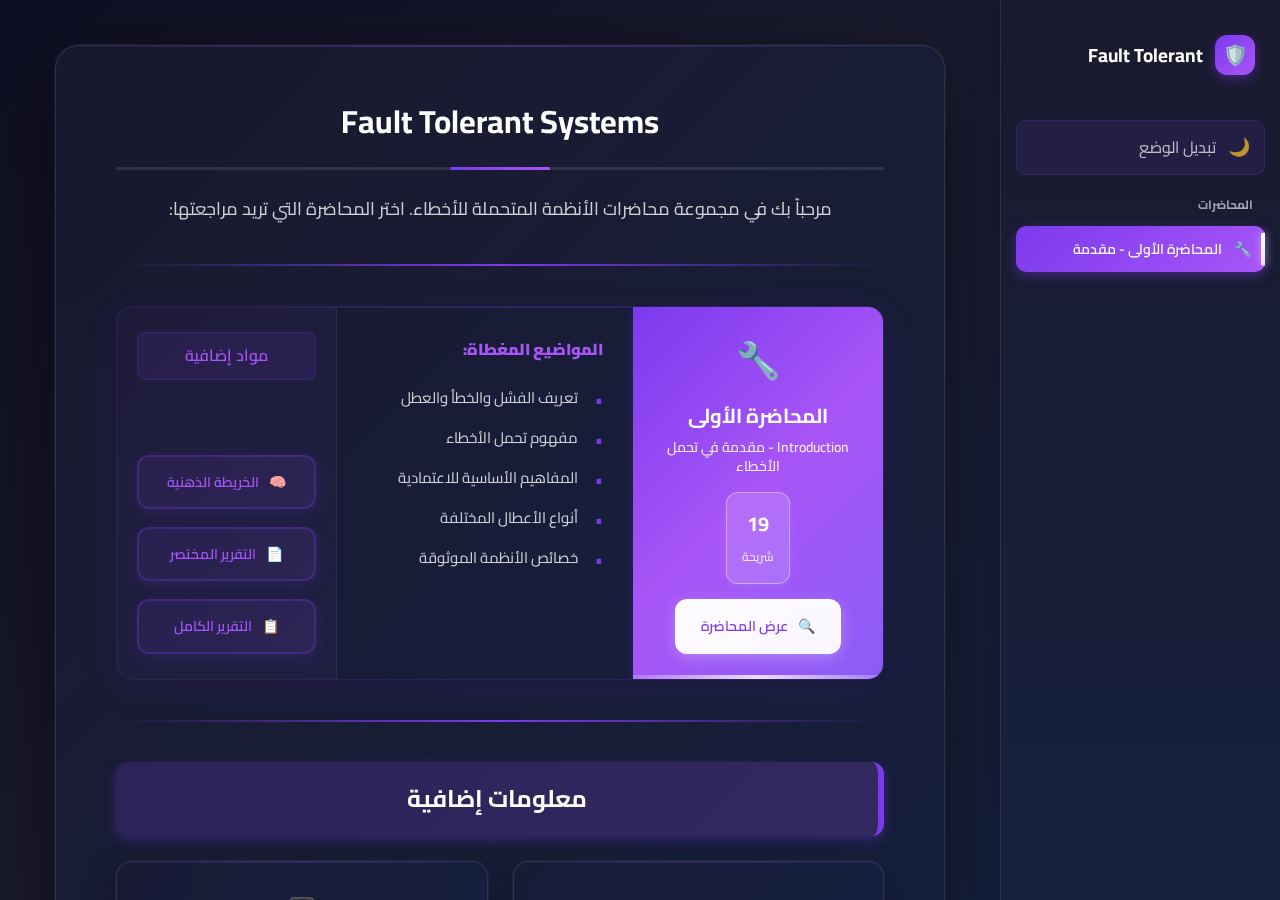
<file: index.html>
<!DOCTYPE html>
<html lang="ar" dir="rtl">

<head>
    <meta charset="UTF-8">
    <meta name="viewport" content="width=device-width, initial-scale=1.0">
    <title>Fault Tolerant Systems - الصفحة الرئيسية</title>
    <link rel="preconnect" href="https://fonts.googleapis.com">
    <link rel="preconnect" href="https://fonts.gstatic.com" crossorigin>
    <link href="https://fonts.googleapis.com/css2?family=Cairo:wght@300;400;600;700&display=swap" rel="stylesheet">
    <link rel="stylesheet" href="style.css">
</head>

<body>
    <div class="mobile-header">
        <button class="menu-toggle" onclick="toggleSidebar()">
            <span class="menu-icon">☰</span>
        </button>
        <div class="mobile-header-title">Fault Tolerant</div>
        <button class="theme-toggle" onclick="toggleTheme()">
            <span class="theme-icon">🌙</span>
        </button>
    </div>
    
    <div class="sidebar" id="sidebar">
        <div class="logo">
            <div class="logo-icon">🛡️</div>
            <span>Fault Tolerant</span>
        </div>
        
        <div class="theme-toggle-sidebar" onclick="toggleTheme()">
            <span class="theme-icon">🌙</span>
            <span>تبديل الوضع</span>
        </div>
        
        <div class="menu-section">
            <div class="menu-title">المحاضرات</div>
            <a href="#lecture-1" class="menu-item active" onclick="setActive(this)">
                <span>🔧</span> المحاضرة الأولى - مقدمة
            </a>
        </div>
    </div>
    
    <div class="main-content">
        <div class="container">
            <h1>Fault Tolerant Systems</h1>
            <p class="welcome-text">مرحباً بك في مجموعة محاضرات الأنظمة المتحملة للأخطاء. اختر المحاضرة التي تريد مراجعتها:</p>

            <hr class="section-separator">

            <div class="lectures-grid">
                <div class="lecture-card" id="lecture-1">
                    <div class="lecture-header">
                        <div class="lecture-icon">🔧</div>
                        <h2>المحاضرة الأولى</h2>
                        <h3>Introduction - مقدمة في تحمل الأخطاء</h3>
                        
                        <div class="lecture-stats">
                            <div class="stat-item">
                                <span class="stat-number">19</span>
                                <span class="stat-label">شريحة</span>
                            </div>
                        </div>
                        
                        <div class="lecture-actions">
                            <a href="lec-1/index.html" class="btn btn-primary">
                                <span>🔍</span>
                                عرض المحاضرة
                            </a>
                        </div>
                    </div>
                    
                    <div class="lecture-content">
                        <div class="lecture-description">
                            <p><strong>المواضيع المغطاة:</strong></p>
                            <ul>
                                <li>تعريف الفشل والخطأ والعطل</li>
                                <li>مفهوم تحمل الأخطاء</li>
                                <li>المفاهيم الأساسية للاعتمادية</li>
                                <li>أنواع الأعطال المختلفة</li>
                                <li>خصائص الأنظمة الموثوقة</li>
                            </ul>
                        </div>
                        
                        <div class="lecture-stats-mobile">
                            <div class="stat-item">
                                <span class="stat-number">19</span>
                                <span class="stat-label">شريحة</span>
                            </div>
                        </div>
                        
                        <div class="lecture-actions-mobile">
                            <a href="lec-1/index.html" class="btn btn-primary">
                                <span>🔍</span>
                                عرض المحاضرة
                            </a>
                        </div>
                    </div>
                    
                    <div class="lecture-resources">
                        <div class="resources-header">
                            <h4>مواد إضافية</h4>
                        </div>
                        <div class="resources-actions">
                            <a href="lec-1/mindmap/mindmap.html" class="btn btn-secondary">
                                <span>🧠</span>
                                الخريطة الذهنية
                            </a>
                            <a href="lec-1/التقرير/fault_tolerance_report.html" class="btn btn-secondary">
                                <span>📄</span>
                                التقرير المختصر
                            </a>
                            <a href="lec-1/enhanced-report/index.html" class="btn btn-secondary">
                                <span>📋</span>
                                التقرير الكامل
                            </a>
                        </div>
                    </div>
                </div>
            </div>

            <hr class="section-separator">

            <div class="info-section">
                <h2>معلومات إضافية</h2>
                <div class="info-grid">
                    <div class="info-card">
                        <div class="info-icon">📖</div>
                        <h3>طريقة الاستخدام</h3>
                        <p>انقر على "عرض المحاضرة" للوصول إلى المحتوى التفاعلي مع إمكانية التنقل بين الشرائح والبحث في المحتوى.</p>
                    </div>
                    
                    <div class="info-card">
                        <div class="info-icon">📱</div>
                        <h3>متوافق مع الأجهزة</h3>
                        <p>جميع المحاضرات مصممة لتعمل بشكل مثالي على أجهزة الكمبيوتر والهواتف الذكية والأجهزة اللوحية.</p>
                    </div>
                    
                    <div class="info-card">
                        <div class="info-icon">🔄</div>
                        <h3>تحديثات مستمرة</h3>
                        <p>يتم تحديث المحتوى بانتظام لإضافة محاضرات جديدة وتحسين المحتوى الموجود.</p>
                    </div>
                </div>
            </div>
        </div>
    </div>
    
    <script>
        function setActive(element) {
            document.querySelectorAll('.menu-item').forEach(item => {
                item.classList.remove('active');
            });
            element.classList.add('active');
            
            if (window.innerWidth <= 768) {
                closeSidebar();
            }
        }
        
        function toggleSidebar() {
            const sidebar = document.getElementById('sidebar');
            sidebar.classList.toggle('active');
        }
        
        function closeSidebar() {
            const sidebar = document.getElementById('sidebar');
            sidebar.classList.remove('active');
        }
        
        window.addEventListener('resize', function() {
            if (window.innerWidth > 768) {
                closeSidebar();
            }
        });
        
        let lastScrollTop = 0;
        const header = document.querySelector('.mobile-header');
        
        document.querySelector('.main-content').addEventListener('scroll', function() {
            if (window.innerWidth <= 768) {
                const scrollTop = this.scrollTop;
                
                if (scrollTop > lastScrollTop && scrollTop > 190) {
                    header.classList.add('hidden');
                } else {
                    header.classList.remove('hidden');
                }
                
                lastScrollTop = scrollTop;
            }
        });

        document.querySelectorAll('a[href^="#lecture-"]').forEach(link => {
            link.addEventListener('click', function(e) {
                e.preventDefault();
                const targetId = this.getAttribute('href').substring(1);
                const targetElement = document.getElementById(targetId);
                if (targetElement) {
                    targetElement.scrollIntoView({
                        behavior: 'smooth',
                        block: 'start'
                    });
                }
            });
        });
        
        document.addEventListener('click', function(e) {
            const sidebar = document.getElementById('sidebar');
            const menuToggle = document.querySelector('.menu-toggle');
            if (!sidebar.contains(e.target) && !menuToggle.contains(e.target)) {
                closeSidebar();
            }
        });
        
        function toggleTheme() {
            document.body.classList.toggle('light-mode');
            const themeIcon = document.querySelector('.theme-icon');
            const isLight = document.body.classList.contains('light-mode');
            themeIcon.textContent = isLight ? '☀️' : '🌙';
            localStorage.setItem('theme', isLight ? 'light' : 'dark');
        }
        
        const savedTheme = localStorage.getItem('theme');
        if (savedTheme === 'light') {
            document.body.classList.add('light-mode');
            document.querySelector('.theme-icon').textContent = '☀️';
        }
    </script>

</body>

</html>
</file>
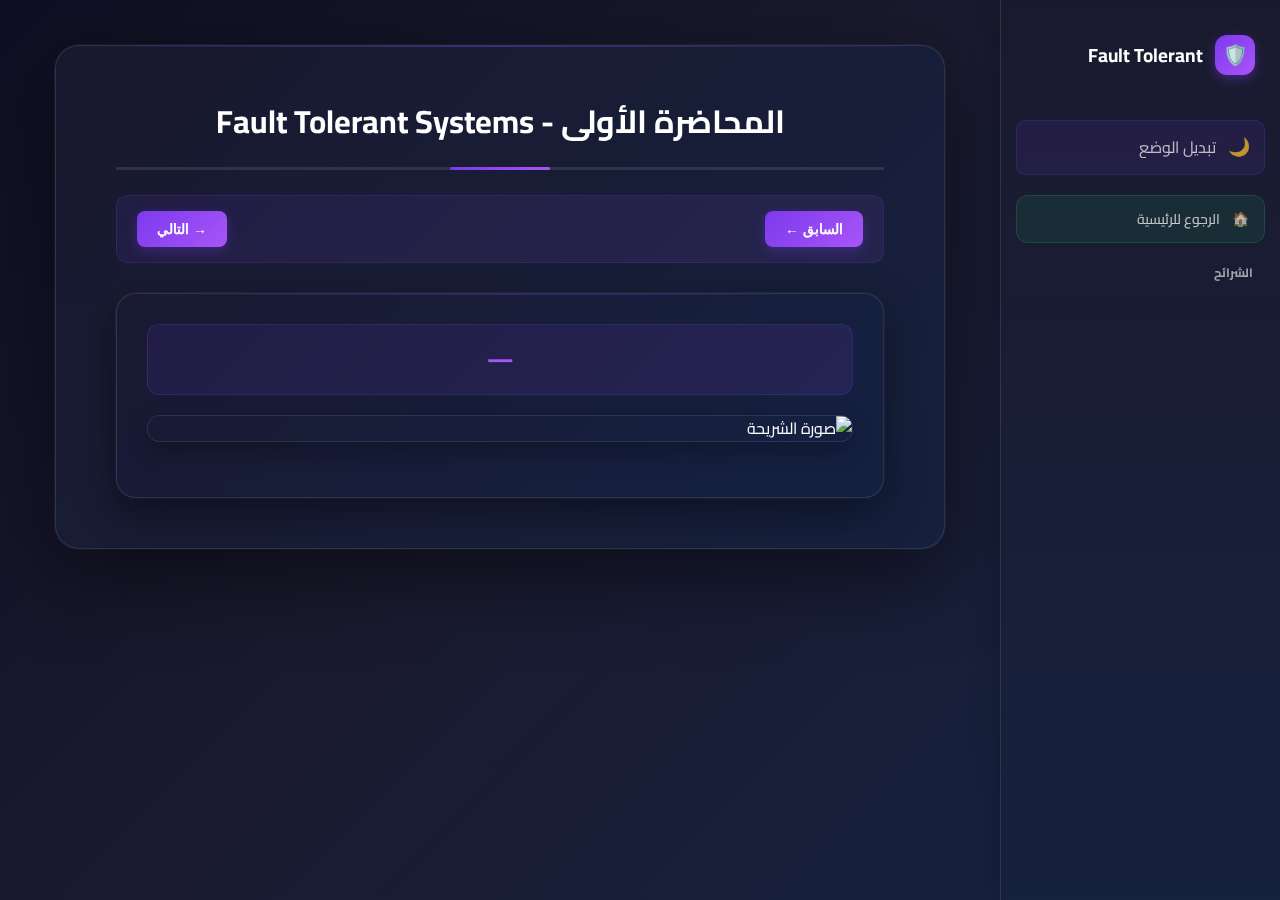
<file: lec-1/index.html>
<!DOCTYPE html>
<html lang="ar" dir="rtl">

<head>
    <meta charset="UTF-8">
    <meta name="viewport" content="width=device-width, initial-scale=1.0">
    <title>Fault Tolerant - المحاضرة الأولى</title>
    <link rel="preconnect" href="https://fonts.googleapis.com">
    <link rel="preconnect" href="https://fonts.gstatic.com" crossorigin>
    <link href="https://fonts.googleapis.com/css2?family=Cairo:wght@300;400;600;700&display=swap" rel="stylesheet">
    <link rel="stylesheet" href="style.css">
</head>

<body>
    <div class="mobile-header">
        <button class="menu-toggle" onclick="toggleSidebar()">
            <span class="menu-icon">☰</span>
        </button>
        <div class="mobile-header-title">Fault Tolerant - Lec 1</div>
        <button class="theme-toggle" onclick="toggleTheme()">
            <span class="theme-icon">🌙</span>
        </button>
    </div>

    <div class="sidebar" id="sidebar">
        <div class="logo">
            <div class="logo-icon">🛡️</div>
            <span>Fault Tolerant</span>
        </div>
        <div class="theme-toggle-sidebar" onclick="toggleTheme()">
            <span class="theme-icon">🌙</span>
            <span>تبديل الوضع</span>
        </div>
        
        <div class="menu-section">
            <a href="../index.html" class="menu-item home-btn">
                <span>🏠</span> الرجوع للرئيسية
            </a>
            <div class="menu-title">الشرائح</div>
            <nav id="slides-menu"></nav>
        </div>
    </div>

    <div class="main-content">
        <div class="container">
            <h1>المحاضرة الأولى - Fault Tolerant Systems</h1>

            <div class="toolbar">
                <button id="prevBtn" class="nav-btn">السابق ←</button>
                <div class="status"><span id="statusText"></span></div>
                <button id="nextBtn" class="nav-btn">→ التالي</button>
            </div>

            <section id="slideView" class="slide-content">
                <h2 id="slideTitle">—</h2>
                <img id="slideImage" alt="صورة الشريحة" />
                <div id="slideText" class="slide-text"></div>
                <div class="mobile-nav-bottom mobile-only">
                    <button id="prevBtnBottom" class="nav-btn">السابق ←</button>
                    <div class="mobile-status"><span id="statusTextBottom"></span></div>
                    <button id="nextBtnBottom" class="nav-btn">→ التالي</button>
                </div>
            </section>
        </div>
    </div>

    <script src="app.js"></script>
    <script>
        function toggleSidebar() {
            document.getElementById('sidebar').classList.toggle('active');
        }
    </script>
    <script>
        let lastScrollTop = 0;
        const header = document.querySelector('.mobile-header');
        
        document.querySelector('.main-content').addEventListener('scroll', function() {
            if (window.innerWidth <= 768) {
                const scrollTop = this.scrollTop;
                
                if (scrollTop > lastScrollTop && scrollTop > 190) {
                    header.classList.add('hidden');
                } else {
                    header.classList.remove('hidden');
                }
                
                lastScrollTop = scrollTop;
            }
        });
        
        function toggleTheme() {
            document.body.classList.toggle('light-mode');
            const themeIcon = document.querySelector('.theme-icon');
            const isLight = document.body.classList.contains('light-mode');
            themeIcon.textContent = isLight ? '☀️' : '🌙';
            localStorage.setItem('theme', isLight ? 'light' : 'dark');
        }
        
        const savedTheme = localStorage.getItem('theme');
        if (savedTheme === 'light') {
            document.body.classList.add('light-mode');
            document.querySelector('.theme-icon').textContent = '☀️';
        }
        
        document.addEventListener('click', function(e) {
            const sidebar = document.getElementById('sidebar');
            const menuToggle = document.querySelector('.menu-toggle');
            if (!sidebar.contains(e.target) && !menuToggle.contains(e.target)) {
                sidebar.classList.remove('active');
            }
        });
    </script>
</body>

</html>
</file>
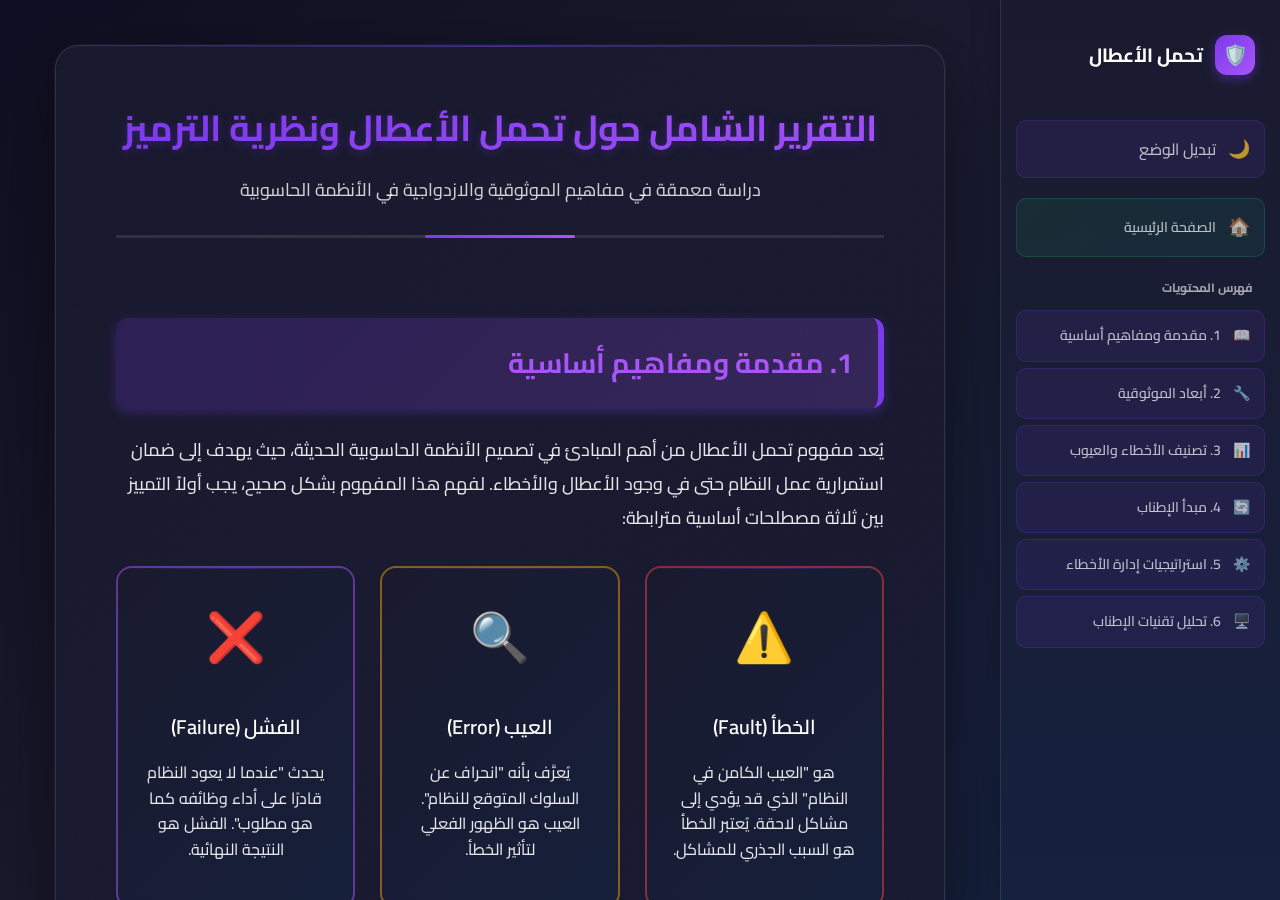
<file: lec-1/enhanced-report/index.html>
<!DOCTYPE html>
<html lang="ar" dir="rtl">
<head>
    <meta charset="UTF-8">
    <meta name="viewport" content="width=device-width, initial-scale=1.0">
    <title>التقرير الشامل - تحمل الأعطال ونظرية الترميز</title>
    <link rel="preconnect" href="https://fonts.googleapis.com">
    <link rel="preconnect" href="https://fonts.gstatic.com" crossorigin>
    <link href="https://fonts.googleapis.com/css2?family=Cairo:wght@300;400;600;700&display=swap" rel="stylesheet">
    <link rel="stylesheet" href="style.css">
</head>
<body>
    <div class="mobile-header">
        <button class="menu-toggle" onclick="toggleSidebar()">
            <span class="menu-icon">☰</span>
        </button>
        <div class="mobile-header-title">التقرير الشامل - تحمل الأعطال</div>
        <button class="theme-toggle" onclick="toggleTheme()">
            <span class="theme-icon">🌙</span>
        </button>
    </div>

    <div class="sidebar" id="sidebar">
        <div class="logo">
            <div class="logo-icon">🛡️</div>
            <span>تحمل الأعطال</span>
        </div>
        <div class="theme-toggle-sidebar" onclick="toggleTheme()">
            <span class="theme-icon">🌙</span>
            <span>تبديل الوضع</span>
        </div>
        
        <a href="../../index.html" class="back-home-btn">
            <span>🏠</span>
            <span>الصفحة الرئيسية</span>
        </a>
        
        <div class="menu-section">
            <div class="menu-title">فهرس المحتويات</div>
            <nav id="toc-menu">
                <a href="#introduction" class="menu-item" data-section="introduction">
                    <span>📖</span> 1. مقدمة ومفاهيم أساسية
                </a>
                <a href="#dependability" class="menu-item" data-section="dependability">
                    <span>🔧</span> 2. أبعاد الموثوقية
                </a>
                <a href="#classification" class="menu-item" data-section="classification">
                    <span>📊</span> 3. تصنيف الأخطاء والعيوب
                </a>
                <a href="#redundancy" class="menu-item" data-section="redundancy">
                    <span>🔄</span> 4. مبدأ الإطناب
                </a>
                <a href="#strategies" class="menu-item" data-section="strategies">
                    <span>⚙️</span> 5. استراتيجيات إدارة الأخطاء
                </a>
                <a href="#hardware-redundancy" class="menu-item" data-section="hardware-redundancy">
                    <span>🖥️</span> 6. تحليل تقنيات الإطناب
                </a>
            </nav>
        </div>
    </div>

    <div class="main-content">
        <div class="container">
            <header class="report-header">
                <h1>التقرير الشامل حول تحمل الأعطال ونظرية الترميز</h1>
                <p class="subtitle">دراسة معمقة في مفاهيم الموثوقية والازدواجية في الأنظمة الحاسوبية</p>
            </header>

        <section id="introduction" class="section">
            <h2>1. مقدمة ومفاهيم أساسية</h2>
            
            <p>يُعد مفهوم تحمل الأعطال من أهم المبادئ في تصميم الأنظمة الحاسوبية الحديثة، حيث يهدف إلى ضمان استمرارية عمل النظام حتى في وجود الأعطال والأخطاء. لفهم هذا المفهوم بشكل صحيح، يجب أولاً التمييز بين ثلاثة مصطلحات أساسية مترابطة:</p>

            <div class="concept-cards">
                <div class="concept-card fault">
                    <div class="concept-icon">⚠️</div>
                    <h3>الخطأ (Fault)</h3>
                    <p>هو "العيب الكامن في النظام" الذي قد يؤدي إلى مشاكل لاحقة. يُعتبر الخطأ هو السبب الجذري للمشاكل.</p>
                </div>
                
                <div class="concept-card error">
                    <div class="concept-icon">🔍</div>
                    <h3>العيب (Error)</h3>
                    <p>يُعرَّف بأنه "انحراف عن السلوك المتوقع للنظام". العيب هو الظهور الفعلي لتأثير الخطأ.</p>
                </div>
                
                <div class="concept-card failure">
                    <div class="concept-icon">❌</div>
                    <h3>الفشل (Failure)</h3>
                    <p>يحدث "عندما لا يعود النظام قادرًا على أداء وظائفه كما هو مطلوب". الفشل هو النتيجة النهائية.</p>
                </div>
            </div>

            <div class="relationship-chain">
                <div class="chain-item">الخطأ</div>
                <div class="arrow">←</div>
                <div class="chain-item">العيب</div>
                <div class="arrow">←</div>
                <div class="chain-item">الفشل</div>
            </div>

            <div class="definition-box">
                <h3>تعريف تحمل الأعطال</h3>
                <p>بناءً على هذا التسلسل، يمكن تعريف التسامح مع الأخطاء بأنه <strong>"قدرة النظام على تقديم خدماته، حتى في وجود الأخطاء"</strong>. الهدف الأساسي هو تحقيق هذه المرونة بأقل قدر ممكن من التدخل من المستخدمين أو مسؤولي النظام.</p>
            </div>
        </section>

        <section id="dependability" class="section">
            <h2>2. أبعاد الموثوقية (Dependability) في الأنظمة الحاسوبية</h2>
            
            <p>إن التسامح مع الأخطاء ليس هدفًا منعزلًا، بل هو جزء لا يتجزأ من مفهوم "الموثوقية" الذي يقيّم جودة الخدمة التي يقدمها النظام بشكل شامل.</p>

            <div class="dependability-grid">
                <div class="dependability-item availability">
                    <div class="dep-icon">🟢</div>
                    <h3>الإتاحة (Availability)</h3>
                    <p>جاهزية النظام للاستخدام الفوري عند الحاجة إليه. يعكس النسبة المئوية للوقت الذي يكون فيه النظام قيد التشغيل.</p>
                </div>
                
                <div class="dependability-item reliability">
                    <div class="dep-icon">🔄</div>
                    <h3>الموثوقية (Reliability)</h3>
                    <p>قدرة النظام على العمل بشكل مستمر دون حدوث فشل. يقيس استقرار النظام وقدرته على أداء وظائفه لفترات طويلة.</p>
                </div>
                
                <div class="dependability-item safety">
                    <div class="dep-icon">🛡️</div>
                    <h3>السلامة (Safety)</h3>
                    <p>ضمان عدم ترتب عواقب كارثية على فشل النظام. حيوي في الأنظمة الحرجة مثل أنظمة التحكم في الطائرات.</p>
                </div>
                
                <div class="dependability-item maintainability">
                    <div class="dep-icon">🔧</div>
                    <h3>قابلية الصيانة (Maintainability)</h3>
                    <p>مدى سهولة وسرعة إصلاح النظام عند فشله. يمكن أن تشمل الإصلاحات دون انقطاع الخدمة.</p>
                </div>
            </div>
        </section>

        <section id="classification" class="section">
            <h2>3. تصنيف الأخطاء والعيوب في الأنظمة</h2>
            
            <div class="classification-container">
                <div class="classification-section">
                    <h3>أنواع العيوب (Types of Faults)</h3>
                    
                    <div class="fault-types">
                        <div class="fault-type transient">
                            <h4>العيوب العابرة (Transient Faults)</h4>
                            <p>عيوب تظهر في وقت معين، وتبقى لفترة قصيرة، ثم تختفي من تلقاء نفسها.</p>
                            <div class="example">
                                <strong>مثال:</strong> التأثر بالإشعاع الذي قد يغير حالة بت في الذاكرة بشكل مؤقت.
                            </div>
                        </div>
                        
                        <div class="fault-type intermittent">
                            <h4>العيوب المتقطعة (Intermittent Faults)</h4>
                            <p>عيوب عابرة تحدث بشكل متكرر ومتقطع.</p>
                            <div class="example">
                                <strong>مثال:</strong> المكونات الحساسة للحرارة التي تعمل بشكل صحيح، ثم تتوقف عند ارتفاع درجة الحرارة، لتعود للعمل بعد أن تبرد.
                            </div>
                        </div>
                        
                        <div class="fault-type permanent">
                            <h4>العيوب الدائمة (Permanent Faults)</h4>
                            <p>عيوب تبقى في النظام حتى يتم إصلاحها أو استبدال المكون المتأثر.</p>
                            <div class="example">
                                <strong>أمثلة:</strong> فشل المكونات المادية، انقطاع الأسلاك، انقطاع التيار الكهربائي، أو أخطاء التصميم.
                            </div>
                        </div>
                    </div>
                </div>

                <div class="classification-section">
                    <h3>أنواع الأخطاء في البيانات (Types of Errors)</h3>
                    
                    <div class="error-types">
                        <div class="error-type single-bit">
                            <h4>خطأ البت الواحد (Single-bit Error)</h4>
                            <p>يحدث عندما يتغير بت واحد فقط في وحدة البيانات.</p>
                            <div class="technical-note">
                                <strong>ملاحظة تقنية:</strong> نادر الحدوث في الإرسال التسلسلي لأن الضوضاء يجب أن تستمر لفترة زمنية قصيرة جدًا (1 ميكروثانية عند 1Mbps).
                            </div>
                        </div>
                        
                        <div class="error-type multiple-bit">
                            <h4>خطأ البتات المتعددة (Multiple-Bit Error)</h4>
                            <p>يحدث عندما يتغير بتان أو أكثر غير متتاليين في وحدة البيانات.</p>
                        </div>
                        
                        <div class="error-type burst">
                            <h4>الخطأ الانفجاري (Burst Error)</h4>
                            <p>تغيير في بتين أو أكثر، يُقاس طوله من أول بت تالف إلى آخر بت تالف.</p>
                            <div class="burst-examples">
                                <div class="burst-example">
                                    <strong>مثال 1:</strong> معدل إرسال 1Kbps + ضوضاء مدتها 1/100 ثانية = تأثير على 10 بتات
                                </div>
                                <div class="burst-example">
                                    <strong>مثال 2:</strong> معدل إرسال 1Mbps + نفس الضوضاء = تأثير على 10,000 بت
                                </div>
                            </div>
                        </div>
                    </div>
                </div>
            </div>
        </section>

        <section id="redundancy" class="section">
            <h2>4. مبدأ الإطناب (Redundancy): حجر الزاوية في التسامح مع الأخطاء</h2>
            
            <div class="redundancy-intro">
                <p>يُعد "الإطناب" المبدأ الأساسي الذي تُبنى عليه جميع تقنيات التسامح مع الأخطاء. ببساطة، يعني الإطناب <strong>"إضافة معلومات أو موارد أو وقت بما يتجاوز ما هو ضروري للتشغيل العادي للنظام"</strong>.</p>
            </div>

            <div class="redundancy-types">
                <div class="redundancy-type hardware">
                    <div class="red-icon">🖥️</div>
                    <h3>الإطناب في العتاد (Hardware Redundancy)</h3>
                    <p>إضافة مكونات مادية إضافية، مثل معالجات أو وحدات ذاكرة أو مصادر طاقة مكررة.</p>
                </div>
                
                <div class="redundancy-type software">
                    <div class="red-icon">💻</div>
                    <h3>الإطناب في البرمجيات (Software Redundancy)</h3>
                    <p>إضافة برامج إضافية تتجاوز ما هو مطلوب لأداء الوظيفة الأساسية.</p>
                </div>
                
                <div class="redundancy-type information">
                    <div class="red-icon">📊</div>
                    <h3>الإطناب في المعلومات (Information Redundancy)</h3>
                    <p>إضافة معلومات إضافية (بتات زائدة) مثل أكواد كشف وتصحيح الأخطاء.</p>
                </div>
                
                <div class="redundancy-type time">
                    <div class="red-icon">⏱️</div>
                    <h3>الإطناب الزمني (Time Redundancy)</h3>
                    <p>استخدام وقت إضافي لإعادة تنفيذ العمليات أو الحسابات للمقارنة.</p>
                </div>
            </div>

            <div class="redundancy-tradeoffs">
                <h3>التأثيرات الجانبية للإطناب</h3>
                <div class="tradeoff-grid">
                    <div class="tradeoff-item negative">الأداء ↓</div>
                    <div class="tradeoff-item negative">الحجم ↑</div>
                    <div class="tradeoff-item negative">الوزن ↑</div>
                    <div class="tradeoff-item negative">استهلاك الطاقة ↑</div>
                    <div class="tradeoff-item negative">التكلفة ↑</div>
                    <div class="tradeoff-item mixed">الموثوقية ±</div>
                </div>
            </div>
        </section>

        <section id="strategies" class="section">
            <h2>5. استراتيجيات إدارة الأخطاء ومعالجتها</h2>
            
            <p>تحقيق التسامح مع الأخطاء هو عملية منهجية متعددة الخطوات تتطلب مجموعة متكاملة من الاستراتيجيات:</p>

            <div class="strategies-table">
                <table class="management-table">
                    <thead>
                        <tr>
                            <th>الاستراتيجية</th>
                            <th>الوصف</th>
                            <th>الهدف</th>
                        </tr>
                    </thead>
                    <tbody>
                        <tr>
                            <td><strong>كشف الأخطاء</strong><br>(Fault Detection)</td>
                            <td>عملية إدراك أن خطأً قد وقع</td>
                            <td>التعرف المبكر على المشاكل</td>
                        </tr>
                        <tr>
                            <td><strong>تحديد موقع الخطأ</strong><br>(Fault Location)</td>
                            <td>عملية تحديد مكان حدوث الخطأ</td>
                            <td>بدء إجراءات الاسترداد المناسبة</td>
                        </tr>
                        <tr>
                            <td><strong>عزل الخطأ</strong><br>(Fault Isolation)</td>
                            <td>عملية عزل الخطأ لمنع انتشاره</td>
                            <td>حماية باقي أجزاء النظام</td>
                        </tr>
                        <tr>
                            <td><strong>التعافي من الخطأ</strong><br>(Fault Recovery)</td>
                            <td>البقاء في حالة تشغيلية أو استعادتها</td>
                            <td>استمرارية الخدمة</td>
                        </tr>
                        <tr>
                            <td><strong>إخفاء الأخطاء</strong><br>(Fault Masking)</td>
                            <td>منع العيوب من إحداث أخطاء</td>
                            <td>الشفافية للمستخدم</td>
                        </tr>
                        <tr>
                            <td><strong>إعادة التشكيل</strong><br>(Reconfiguration)</td>
                            <td>إزالة المكون المعيب وإعادة التشكيل</td>
                            <td>استعادة الحالة التشغيلية</td>
                        </tr>
                    </tbody>
                </table>
            </div>
        </section>

        <section id="hardware-redundancy" class="section">
            <h2>6. تحليل معمق لتقنيات الإطناب</h2>
            
            <div class="case-study">
                <h3>دراسة حالة: مكوك الفضاء (Space Shuttle)</h3>
                
                <div class="shuttle-system">
                    <div class="shuttle-overview">
                        <p>يُعد مثال مكوك الفضاء أحد أبرز دراسات الحالة على تطبيق الإطناب في العتاد لتحقيق أقصى درجات الموثوقية:</p>
                    </div>
                    
                    <div class="shuttle-features">
                        <div class="feature">
                            <h4>🖥️ استخدام 5 حواسيب متطابقة</h4>
                            <p>تم تزويد المكوك بخمسة حواسيب متطابقة تمامًا يمكن تخصيصها للعمل بشكل متكرر.</p>
                        </div>
                        
                        <div class="feature">
                            <h4>🗳️ التصويت بالأغلبية</h4>
                            <p>خلال المراحل الحرجة، تعمل 4 حواسيب في تكوين NMR، تتلقى نفس المدخلات وتنفذ نفس المهام، ويتم مقارنة النتائج.</p>
                        </div>
                        
                        <div class="feature">
                            <h4>🛡️ دفاع متعدد المستويات</h4>
                            <p>الحاسوب الخامس يحتوي على برمجيات "متنوعة" كخط دفاع ضد الأخطاء المنهجية مثل أخطاء البرمجة.</p>
                        </div>
                        
                        <div class="feature">
                            <h4>🔄 تحمل الفشل المتعدد</h4>
                            <p>النظام مصمم ليتحمل فشل حاسوبين. بعد الفشل الثاني، يعمل كنظام مزدوج يعتمد على المقارنة.</p>
                        </div>
                    </div>
                </div>
            </div>

            <div class="hardware-details">
                <h4>تفاصيل إضافية لمكوك الفضاء</h4>
                <div class="shuttle-additional">
                    <p><strong>الأخطاء المنهجية (Systematic Faults):</strong> مثل أخطاء البرمجة التي قد تؤثر على الحواسيب الأربعة المتطابقة الأخرى. هذا النهج المزدوج يحمي من فشل العتاد العشوائي (عبر NMR) وفشل البرامج المنهجي (عبر التنوع).</p>
                    <p><strong>تحمل الفشل المتعدد:</strong> تم تصميم النظام ليتحمل فشل حاسوبين. بعد الفشل الثاني، يعمل كنظام مزدوج (duplex) يعتمد على المقارنة والاختبارات الذاتية للنجاة من فشل ثالث محتمل.</p>
                </div>
            </div>
            
            <div class="time-redundancy">
                <h3>6.2. الإطناب الزمني (Time Redundancy)</h3>
                
                <div class="time-red-content">
                    <p>يستخدم هذا المبدأ الوقت كمورد إضافي لكشف الأخطاء، خاصة تلك التي لا تكون دائمة:</p>
                    
                    <div class="time-red-method">
                        <h4>لكشف الأخطاء العابرة</h4>
                        <div class="method-steps">
                            <div class="step">1. تنفيذ نفس العملية مرتين</div>
                            <div class="step">2. مقارنة النتائج</div>
                            <div class="step">3. إذا كانت النتائج مختلفة → خطأ عابر</div>
                        </div>
                    </div>
                    
                    <div class="time-red-advantage">
                        <strong>الميزة الرئيسية:</strong> تتطلب القليل من العتاد الإضافي، مما يجعلها حلاً اقتصادياً فعالاً.
                    </div>
                    
                    <div class="time-red-limitations">
                        <h4>القيود والاعتبارات</h4>
                        <ul>
                            <li>فعالة فقط مع الأخطاء العابرة</li>
                            <li>تتطلب وقتاً إضافياً للتنفيذ</li>
                            <li>قد تؤثر على الأداء العام للنظام</li>
                        </ul>
                    </div>
                </div>
            </div>
            
            <div class="information-redundancy">
                <h3>6.3. الإطناب في المعلومات (Information Redundancy)</h3>
                
                <div class="info-red-content">
                    <p>يتم تطبيق هذا النوع من الإطناب من خلال إضافة بتات إضافية للبيانات الأصلية، مما يسمح بكشف وتصحيح الأخطاء:</p>
                    
                    <div class="coding-theory">
                        <div class="theory-card">
                            <h4>📊 نظرية الترميز (Coding Theory)</h4>
                            <div class="coding-concepts">
                                <div class="coding-concept distance-concept">
                                    <h5>🎯 مسافة الرمز (Code Distance)</h5>
                                    <p>الحد الأدنى للمسافة بين أي كلمتين برمجيتين في الرمز:</p>
                                    <div class="formula-container">
                                        <div class="formula detection">
                                            <span class="formula-label">للكشف عن ε من الأخطاء:</span>
                                            <span class="formula-text">d<sub>C</sub> ≥ ε + 1</span>
                                        </div>
                                        <div class="formula correction">
                                            <span class="formula-label">لتصحيح ε من الأخطاء:</span>
                                            <span class="formula-text">d<sub>C</sub> ≥ 2ε + 1</span>
                                        </div>
                                    </div>
                                </div>
                                
                                <div class="coding-concept parity-concept">
                                    <h5>⚖️ رمز التكافؤ البسيط (Simple Parity Code)</h5>
                                    <div class="parity-definition">
                                        <p>رمز قابل للفصل حيث تكون الكلمة البرمجية = (البيانات + بتات التحقق)</p>
                                    </div>
                                    
                                    <div class="parity-properties">
                                        <div class="property">
                                            <span class="property-label">المسافة:</span>
                                            <span class="property-value">مسافة هامنغ = 2</span>
                                        </div>
                                        <div class="property">
                                            <span class="property-label">القدرة:</span>
                                            <span class="property-value">يكشف أي خطأ أحادي البت فقط</span>
                                        </div>
                                    </div>
                                    
                                    <div class="parity-example">
                                        <h6>💡 مثال عملي - التكافؤ الزوجي</h6>
                                        <div class="parity-table-container">
                                            <table class="parity-table">
                                                <thead>
                                                    <tr>
                                                        <th>البيانات</th>
                                                        <th>عدد الـ 1s</th>
                                                        <th>بت التكافؤ</th>
                                                        <th>الكلمة البرمجية</th>
                                                        <th>المجموع</th>
                                                    </tr>
                                                </thead>
                                                <tbody>
                                                    <tr class="example-row">
                                                        <td class="data-cell">011</td>
                                                        <td class="count-cell">2</td>
                                                        <td class="parity-cell">0</td>
                                                        <td class="codeword-cell">0110</td>
                                                        <td class="result-cell even">2 (زوجي)</td>
                                                    </tr>
                                                    <tr class="example-row">
                                                        <td class="data-cell">111</td>
                                                        <td class="count-cell">3</td>
                                                        <td class="parity-cell">1</td>
                                                        <td class="codeword-cell">1111</td>
                                                        <td class="result-cell even">4 (زوجي)</td>
                                                    </tr>
                                                </tbody>
                                            </table>
                                        </div>
                                    </div>
                                </div>
                            </div>
                        </div>
                    </div>
                </div>
            </div>
            
            <div class="software-redundancy">
                <h3>6.4. الإطناب في البرمجيات (Software Redundancy)</h3>
                
                <div class="software-red-content">
                    <p>يتضمن استخدام برامج إضافية للكشف عن الأعطال وتحملها:</p>
                    
                    <div class="software-techniques-grid">
                        <div class="software-technique-card diverse">
                            <div class="technique-icon">🔀</div>
                            <h4>البرمجيات المتنوعة (Diverse Software)</h4>
                            <p>استخدام خوارزميات مختلفة أو تطبيقات متعددة لنفس الوظيفة، مما يقلل من احتمالية وجود نفس الأخطاء في جميع النسخ.</p>
                            <div class="technique-benefits">
                                <span class="benefit">✓ تقليل الأخطاء المنهجية</span>
                                <span class="benefit">✓ حماية من أخطاء التصميم</span>
                            </div>
                        </div>
                        
                        <div class="software-technique-card verification">
                            <div class="technique-icon">🔍</div>
                            <h4>التحقق من النتائج (Result Verification)</h4>
                            <p>مقارنة نتائج عدة برامج تؤدي نفس الوظيفة للتأكد من صحة النتائج.</p>
                            <div class="technique-benefits">
                                <span class="benefit">✓ كشف الأخطاء المنطقية</span>
                                <span class="benefit">✓ ضمان دقة النتائج</span>
                            </div>
                        </div>
                    </div>
                </div>
            </div>
        </section>

        <section class="conclusion" id="conclusion">
            <h2>الخلاصة والتوصيات</h2>
            
            <div class="conclusion-intro">
                <div class="conclusion-highlight">
                    <p>إن التسامح مع الأخطاء ليس مجرد تقنية واحدة، بل هو <strong>نهج شامل</strong> يتطلب:</p>
                </div>
            </div>
            
            <div class="recommendations-grid">
                <div class="recommendation-card understanding">
                    <div class="rec-number">1</div>
                    <div class="rec-icon">🎯</div>
                    <h4>فهم طبيعة الأخطاء</h4>
                    <p>تحديد أنواع الأخطاء المحتملة في النظام لاختيار الاستراتيجية المناسبة.</p>
                    <div class="rec-details">
                        <span class="detail">• تحليل مصادر الأخطاء</span>
                        <span class="detail">• تقييم احتمالية الحدوث</span>
                        <span class="detail">• تحديد التأثير المحتمل</span>
                    </div>
                </div>
                
                <div class="recommendation-card balance">
                    <div class="rec-number">2</div>
                    <div class="rec-icon">⚖️</div>
                    <h4>توازن التكلفة والفائدة</h4>
                    <p>موازنة تكلفة الإطناب مع مستوى الحماية المطلوب.</p>
                    <div class="rec-details">
                        <span class="detail">• تحليل التكلفة الإجمالية</span>
                        <span class="detail">• تقييم العائد على الاستثمار</span>
                        <span class="detail">• مراعاة قيود الموارد</span>
                    </div>
                </div>
                
                <div class="recommendation-card integration">
                    <div class="rec-number">3</div>
                    <div class="rec-icon">🔗</div>
                    <h4>التصميم المتكامل</h4>
                    <p>دمج تقنيات الإطناب المختلفة لتحقيق حماية شاملة.</p>
                    <div class="rec-details">
                        <span class="detail">• الجمع بين أنواع الإطناب</span>
                        <span class="detail">• التنسيق بين المستويات</span>
                        <span class="detail">• ضمان التوافق والتكامل</span>
                    </div>
                </div>
                
                <div class="recommendation-card testing">
                    <div class="rec-number">4</div>
                    <div class="rec-icon">🔬</div>
                    <h4>الاختبار المستمر</h4>
                    <p>التحقق المستمر من فعالية آليات التسامح مع الأخطاء.</p>
                    <div class="rec-details">
                        <span class="detail">• اختبارات دورية شاملة</span>
                        <span class="detail">• محاكاة سيناريوهات الفشل</span>
                        <span class="detail">• مراقبة الأداء المستمر</span>
                    </div>
                </div>
            </div>
            
            <div class="final-message">
                <div class="message-card">
                    <h3>🎯 الرسالة الختامية</h3>
                    <p>إن بناء أنظمة متسامحة مع الأخطاء يتطلب فهماً عميقاً للمبادئ النظرية وتطبيقها العملي بحكمة. النجاح في هذا المجال يكمن في الموازنة الدقيقة بين الحماية والكفاءة، والتطوير المستمر لمواكبة التحديات المتزايدة في عالم التكنولوجيا.</p>
                </div>
            </div>
        </section>
        
            <footer class="report-footer">
                <p>© 2024 - التقرير الشامل حول تحمل الأعطال ونظرية الترميز</p>
                <p>تم إعداد هذا التقرير بناءً على أحدث المراجع والمصادر الأكاديمية</p>
            </footer>
        </div>
    </div>

    <button id="scrollToTop" class="scroll-to-top" onclick="scrollToTop()">
        <span>↑</span>
    </button>

    <script>
        function toggleSidebar() {
            document.getElementById('sidebar').classList.toggle('active');
        }
        
        function toggleTheme() {
            document.body.classList.toggle('light-mode');
            const themeIcons = document.querySelectorAll('.theme-icon');
            const isLight = document.body.classList.contains('light-mode');
            themeIcons.forEach(icon => {
                icon.textContent = isLight ? '☀️' : '🌙';
            });
            localStorage.setItem('theme', isLight ? 'light' : 'dark');
        }
        
        const savedTheme = localStorage.getItem('theme');
        if (savedTheme === 'light') {
            document.body.classList.add('light-mode');
            document.querySelectorAll('.theme-icon').forEach(icon => {
                icon.textContent = '☀️';
            });
        }
        
        document.addEventListener('click', function(e) {
            const sidebar = document.getElementById('sidebar');
            const menuToggle = document.querySelector('.menu-toggle');
            if (!sidebar.contains(e.target) && !menuToggle.contains(e.target)) {
                sidebar.classList.remove('active');
            }
        });
        
        function updateActiveSection() {
            const sections = document.querySelectorAll('.section');
            const menuItems = document.querySelectorAll('.menu-item');
            
            let currentSection = '';
            sections.forEach(section => {
                const rect = section.getBoundingClientRect();
                if (rect.top <= 100 && rect.bottom >= 100) {
                    currentSection = section.id;
                }
            });
            
            menuItems.forEach(item => {
                item.classList.remove('active');
                if (item.dataset.section === currentSection) {
                    item.classList.add('active');
                }
            });
        }
        
        document.querySelector('.main-content').addEventListener('scroll', updateActiveSection);
        
        document.querySelectorAll('.menu-item').forEach(item => {
            item.addEventListener('click', function(e) {
                e.preventDefault();
                const targetId = this.getAttribute('href').substring(1);
                const targetElement = document.getElementById(targetId);
                if (targetElement) {
                    targetElement.scrollIntoView({ behavior: 'smooth' });
                    if (window.innerWidth <= 768) {
                        document.getElementById('sidebar').classList.remove('active');
                    }
                }
            });
        });
        
        let lastScrollTop = 0;
        const header = document.querySelector('.mobile-header');
        
        document.querySelector('.main-content').addEventListener('scroll', function() {
            const scrollTop = this.scrollTop;
            const scrollBtn = document.getElementById('scrollToTop');
            
            if (scrollTop > 300) {
                scrollBtn.classList.add('visible');
            } else {
                scrollBtn.classList.remove('visible');
            }
            
            if (window.innerWidth <= 768) {
                if (scrollTop > lastScrollTop && scrollTop > 190) {
                    header.classList.add('hidden');
                } else {
                    header.classList.remove('hidden');
                }
                
                lastScrollTop = scrollTop;
            }
        });
        
        function scrollToTop() {
            document.querySelector('.main-content').scrollTo({
                top: 0,
                behavior: 'smooth'
            });
        }
    </script>
</body>
</html>
</file>
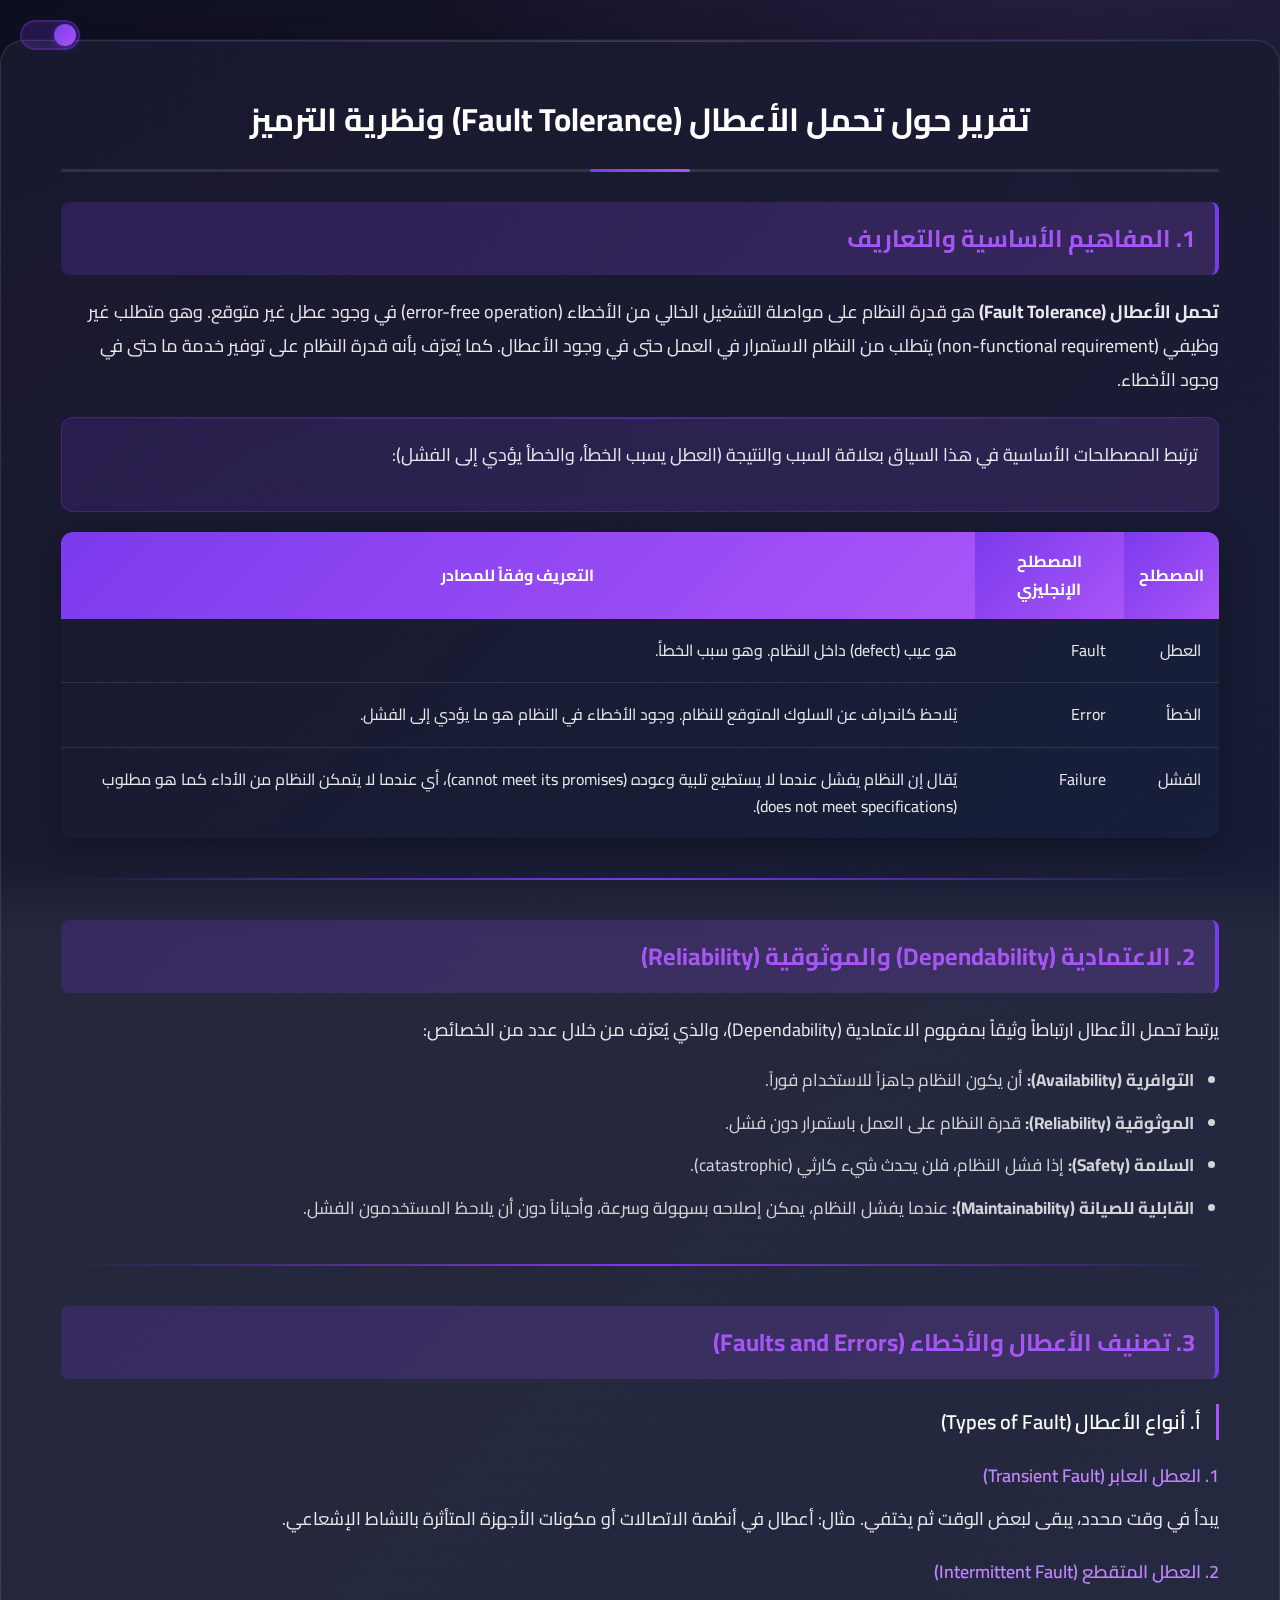
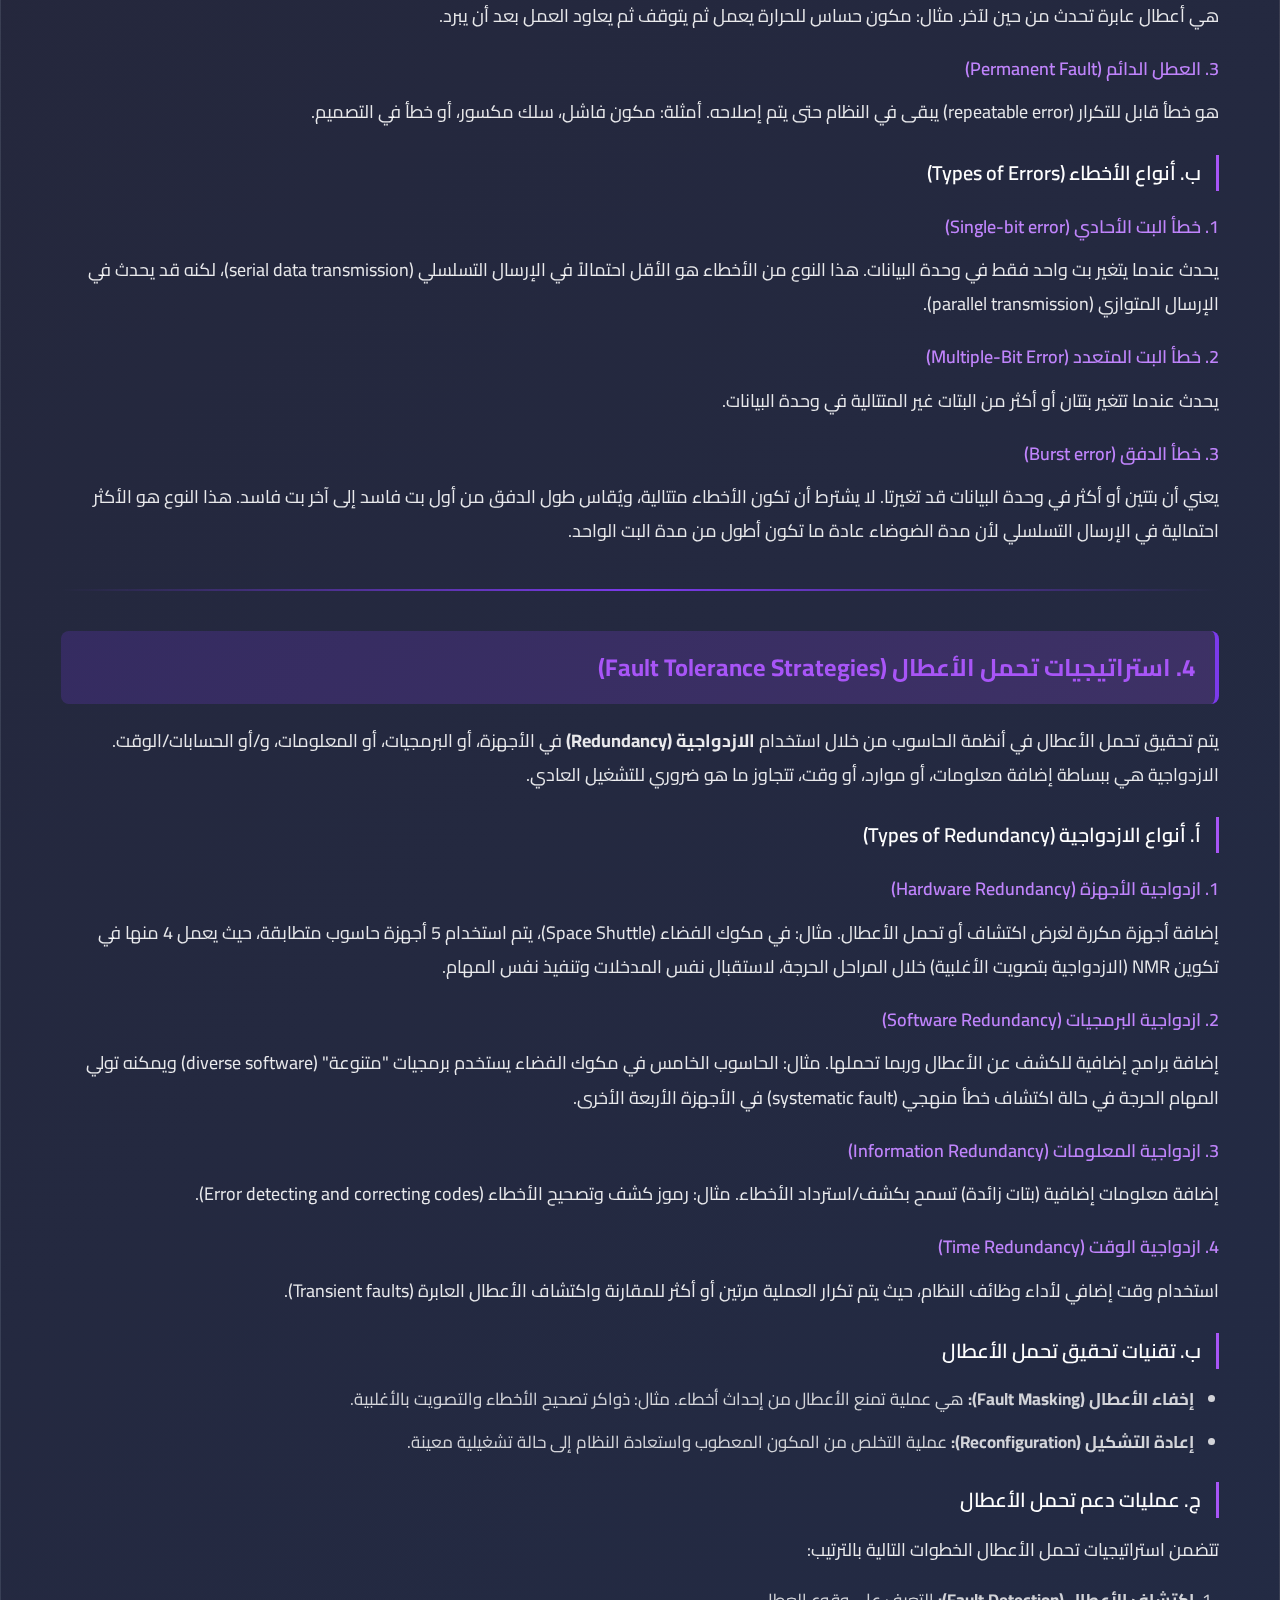
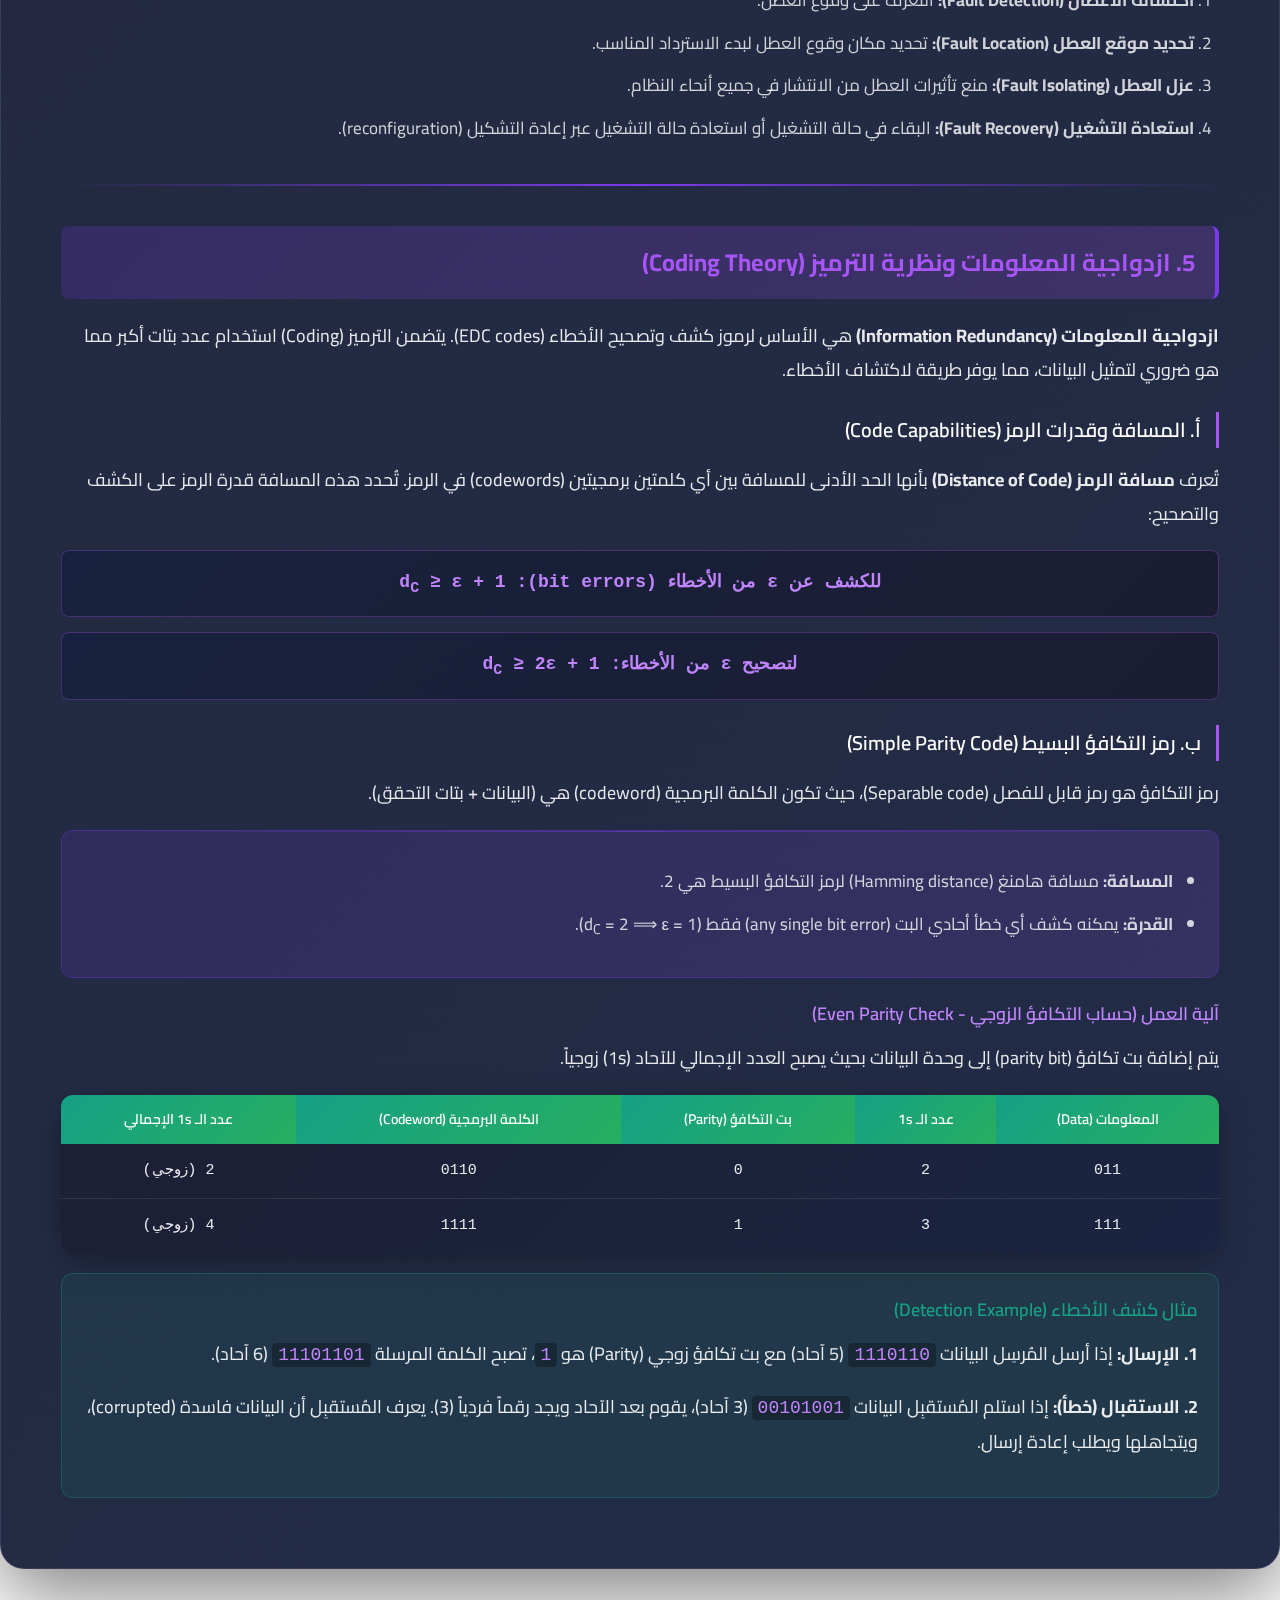
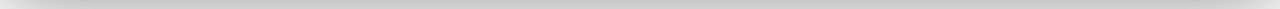
<file: lec-1/التقرير/fault_tolerance_report.html>
<!DOCTYPE html>
<html lang="ar" dir="rtl">
<head>
    <meta charset="UTF-8">
    <meta name="viewport" content="width=device-width, initial-scale=1.0">
    <title>تقرير حول تحمل الأعطال ونظرية الترميز</title>
    <link rel="preconnect" href="https://fonts.googleapis.com">
    <link rel="preconnect" href="https://fonts.gstatic.com" crossorigin>
    <link href="https://fonts.googleapis.com/css2?family=Cairo:wght@300;400;600;700&display=swap" rel="stylesheet">
    <link rel="stylesheet" href="style.css">
</head>
<body>
    <div class="theme-toggle" title="تبديل الوضع"></div>
    <div class="container">
        <h1>تقرير حول تحمل الأعطال (Fault Tolerance) ونظرية الترميز</h1>

        <h2>1. المفاهيم الأساسية والتعاريف</h2>
        
        <p><strong>تحمل الأعطال (Fault Tolerance)</strong> هو قدرة النظام على مواصلة التشغيل الخالي من الأخطاء (error-free operation) في وجود عطل غير متوقع. وهو متطلب غير وظيفي (non-functional requirement) يتطلب من النظام الاستمرار في العمل حتى في وجود الأعطال. كما يُعرّف بأنه قدرة النظام على توفير خدمة ما حتى في وجود الأخطاء.</p>

        <div class="highlight-box">
            <p>ترتبط المصطلحات الأساسية في هذا السياق بعلاقة السبب والنتيجة (العطل يسبب الخطأ، والخطأ يؤدي إلى الفشل):</p>
        </div>

        <table class="definition-table">
            <thead>
                <tr>
                    <th>المصطلح</th>
                    <th>المصطلح الإنجليزي</th>
                    <th>التعريف وفقاً للمصادر</th>
                </tr>
            </thead>
            <tbody>
                <tr>
                    <td>العطل</td>
                    <td>Fault</td>
                    <td>هو عيب (defect) داخل النظام. وهو سبب الخطأ.</td>
                </tr>
                <tr>
                    <td>الخطأ</td>
                    <td>Error</td>
                    <td>يُلاحظ كانحراف عن السلوك المتوقع للنظام. وجود الأخطاء في النظام هو ما يؤدي إلى الفشل.</td>
                </tr>
                <tr>
                    <td>الفشل</td>
                    <td>Failure</td>
                    <td>يُقال إن النظام يفشل عندما لا يستطيع تلبية وعوده (cannot meet its promises)، أي عندما لا يتمكن النظام من الأداء كما هو مطلوب (does not meet specifications).</td>
                </tr>
            </tbody>
        </table>

        <hr class="section-separator">

        <h2>2. الاعتمادية (Dependability) والموثوقية (Reliability)</h2>
        
        <p>يرتبط تحمل الأعطال ارتباطاً وثيقاً بمفهوم الاعتمادية (Dependability)، والذي يُعرّف من خلال عدد من الخصائص:</p>

        <ul>
            <li><strong>التوافرية (Availability):</strong> أن يكون النظام جاهزاً للاستخدام فوراً.</li>
            <li><strong>الموثوقية (Reliability):</strong> قدرة النظام على العمل باستمرار دون فشل.</li>
            <li><strong>السلامة (Safety):</strong> إذا فشل النظام، فلن يحدث شيء كارثي (catastrophic).</li>
            <li><strong>القابلية للصيانة (Maintainability):</strong> عندما يفشل النظام، يمكن إصلاحه بسهولة وسرعة، وأحياناً دون أن يلاحظ المستخدمون الفشل.</li>
        </ul>

        <hr class="section-separator">

        <h2>3. تصنيف الأعطال والأخطاء (Faults and Errors)</h2>

        <h3>أ. أنواع الأعطال (Types of Fault)</h3>

        <h4>1. العطل العابر (Transient Fault)</h4>
        <p>يبدأ في وقت محدد، يبقى لبعض الوقت ثم يختفي. مثال: أعطال في أنظمة الاتصالات أو مكونات الأجهزة المتأثرة بالنشاط الإشعاعي.</p>

        <h4>2. العطل المتقطع (Intermittent Fault)</h4>
        <p>هي أعطال عابرة تحدث من حين لآخر. مثال: مكون حساس للحرارة يعمل ثم يتوقف ثم يعاود العمل بعد أن يبرد.</p>

        <h4>3. العطل الدائم (Permanent Fault)</h4>
        <p>هو خطأ قابل للتكرار (repeatable error) يبقى في النظام حتى يتم إصلاحه. أمثلة: مكون فاشل، سلك مكسور، أو خطأ في التصميم.</p>

        <h3>ب. أنواع الأخطاء (Types of Errors)</h3>

        <h4>1. خطأ البت الأحادي (Single-bit error)</h4>
        <p>يحدث عندما يتغير بت واحد فقط في وحدة البيانات. هذا النوع من الأخطاء هو الأقل احتمالاً في الإرسال التسلسلي (serial data transmission)، لكنه قد يحدث في الإرسال المتوازي (parallel transmission).</p>

        <h4>2. خطأ البت المتعدد (Multiple-Bit Error)</h4>
        <p>يحدث عندما تتغير بتتان أو أكثر من البتات غير المتتالية في وحدة البيانات.</p>

        <h4>3. خطأ الدفق (Burst error)</h4>
        <p>يعني أن بتتين أو أكثر في وحدة البيانات قد تغيرتا. لا يشترط أن تكون الأخطاء متتالية، ويُقاس طول الدفق من أول بت فاسد إلى آخر بت فاسد. هذا النوع هو الأكثر احتمالية في الإرسال التسلسلي لأن مدة الضوضاء عادة ما تكون أطول من مدة البت الواحد.</p>

        <hr class="section-separator">

        <h2>4. استراتيجيات تحمل الأعطال (Fault Tolerance Strategies)</h2>

        <p>يتم تحقيق تحمل الأعطال في أنظمة الحاسوب من خلال استخدام <strong>الازدواجية (Redundancy)</strong> في الأجهزة، أو البرمجيات، أو المعلومات، و/أو الحسابات/الوقت. الازدواجية هي ببساطة إضافة معلومات، أو موارد، أو وقت، تتجاوز ما هو ضروري للتشغيل العادي.</p>

        <h3>أ. أنواع الازدواجية (Types of Redundancy)</h3>

        <h4>1. ازدواجية الأجهزة (Hardware Redundancy)</h4>
        <p>إضافة أجهزة مكررة لغرض اكتشاف أو تحمل الأعطال. مثال: في مكوك الفضاء (Space Shuttle)، يتم استخدام 5 أجهزة حاسوب متطابقة، حيث يعمل 4 منها في تكوين NMR (الازدواجية بتصويت الأغلبية) خلال المراحل الحرجة، لاستقبال نفس المدخلات وتنفيذ نفس المهام.</p>

        <h4>2. ازدواجية البرمجيات (Software Redundancy)</h4>
        <p>إضافة برامج إضافية للكشف عن الأعطال وربما تحملها. مثال: الحاسوب الخامس في مكوك الفضاء يستخدم برمجيات "متنوعة" (diverse software) ويمكنه تولي المهام الحرجة في حالة اكتشاف خطأ منهجي (systematic fault) في الأجهزة الأربعة الأخرى.</p>

        <h4>3. ازدواجية المعلومات (Information Redundancy)</h4>
        <p>إضافة معلومات إضافية (بتات زائدة) تسمح بكشف/استرداد الأخطاء. مثال: رموز كشف وتصحيح الأخطاء (Error detecting and correcting codes).</p>

        <h4>4. ازدواجية الوقت (Time Redundancy)</h4>
        <p>استخدام وقت إضافي لأداء وظائف النظام، حيث يتم تكرار العملية مرتين أو أكثر للمقارنة واكتشاف الأعطال العابرة (Transient faults).</p>

        <h3>ب. تقنيات تحقيق تحمل الأعطال</h3>

        <ul>
            <li><strong>إخفاء الأعطال (Fault Masking):</strong> هي عملية تمنع الأعطال من إحداث أخطاء. مثال: ذواكر تصحيح الأخطاء والتصويت بالأغلبية.</li>
            <li><strong>إعادة التشكيل (Reconfiguration):</strong> عملية التخلص من المكون المعطوب واستعادة النظام إلى حالة تشغيلية معينة.</li>
        </ul>

        <h3>ج. عمليات دعم تحمل الأعطال</h3>

        <p>تتضمن استراتيجيات تحمل الأعطال الخطوات التالية بالترتيب:</p>

        <ol>
            <li><strong>اكتشاف الأعطال (Fault Detection):</strong> التعرف على وقوع العطل.</li>
            <li><strong>تحديد موقع العطل (Fault Location):</strong> تحديد مكان وقوع العطل لبدء الاسترداد المناسب.</li>
            <li><strong>عزل العطل (Fault Isolating):</strong> منع تأثيرات العطل من الانتشار في جميع أنحاء النظام.</li>
            <li><strong>استعادة التشغيل (Fault Recovery):</strong> البقاء في حالة التشغيل أو استعادة حالة التشغيل عبر إعادة التشكيل (reconfiguration).</li>
        </ol>

        <hr class="section-separator">

        <h2>5. ازدواجية المعلومات ونظرية الترميز (Coding Theory)</h2>

        <p><strong>ازدواجية المعلومات (Information Redundancy)</strong> هي الأساس لرموز كشف وتصحيح الأخطاء (EDC codes). يتضمن الترميز (Coding) استخدام عدد بتات أكبر مما هو ضروري لتمثيل البيانات، مما يوفر طريقة لاكتشاف الأخطاء.</p>

        <h3>أ. المسافة وقدرات الرمز (Code Capabilities)</h3>

        <p>تُعرف <strong>مسافة الرمز (Distance of Code)</strong> بأنها الحد الأدنى للمسافة بين أي كلمتين برمجيتين (codewords) في الرمز. تُحدد هذه المسافة قدرة الرمز على الكشف والتصحيح:</p>

        <div class="formula">
            للكشف عن ε من الأخطاء (bit errors): d<sub>C</sub> ≥ ε + 1
        </div>

        <div class="formula">
            لتصحيح ε من الأخطاء: d<sub>C</sub> ≥ 2ε + 1
        </div>

        <h3>ب. رمز التكافؤ البسيط (Simple Parity Code)</h3>

        <p>رمز التكافؤ هو رمز قابل للفصل (Separable code)، حيث تكون الكلمة البرمجية (codeword) هي (البيانات + بتات التحقق).</p>

        <div class="highlight-box">
            <ul>
                <li><strong>المسافة:</strong> مسافة هامنغ (Hamming distance) لرمز التكافؤ البسيط هي 2.</li>
                <li><strong>القدرة:</strong> يمكنه كشف أي خطأ أحادي البت (any single bit error) فقط (d<sub>C</sub> = 2 ⟹ ε = 1).</li>
            </ul>
        </div>

        <h4>آلية العمل (حساب التكافؤ الزوجي - Even Parity Check)</h4>
        <p>يتم إضافة بت تكافؤ (parity bit) إلى وحدة البيانات بحيث يصبح العدد الإجمالي للآحاد (1s) زوجياً.</p>

        <table class="example-table">
            <thead>
                <tr>
                    <th>المعلومات (Data)</th>
                    <th>عدد الـ 1s</th>
                    <th>بت التكافؤ (Parity)</th>
                    <th>الكلمة البرمجية (Codeword)</th>
                    <th>عدد الـ 1s الإجمالي</th>
                </tr>
            </thead>
            <tbody>
                <tr>
                    <td>011</td>
                    <td>2</td>
                    <td>0</td>
                    <td>0110</td>
                    <td>2 (زوجي)</td>
                </tr>
                <tr>
                    <td>111</td>
                    <td>3</td>
                    <td>1</td>
                    <td>1111</td>
                    <td>4 (زوجي)</td>
                </tr>
            </tbody>
        </table>

        <div class="example-section">
            <h4>مثال كشف الأخطاء (Detection Example)</h4>
            
            <p><strong>1. الإرسال:</strong> إذا أرسل المُرسِل البيانات <span class="code">1110110</span> (5 آحاد) مع بت تكافؤ زوجي (Parity) هو <span class="code">1</span>، تصبح الكلمة المرسلة <span class="code">11101101</span> (6 آحاد).</p>
            
            <p><strong>2. الاستقبال (خطأ):</strong> إذا استلم المُستقبِل البيانات <span class="code">00101001</span> (3 آحاد)، يقوم بعد الآحاد ويجد رقماً فردياً (3). يعرف المُستقبِل أن البيانات فاسدة (corrupted)، ويتجاهلها ويطلب إعادة إرسال.</p>
        </div>
    </div>
    <script src="script.js"></script>
</body>
</html>
</file>
<file: style.css>
* {
    margin: 0;
    padding: 0;
    box-sizing: border-box;
}

body {
    font-family: 'Cairo', sans-serif;
    line-height: 1.6;
    color: #ffffff;
    background: linear-gradient(135deg, #0f0f23 0%, #1a1a2e 50%, #16213e 100%);
    background-attachment: fixed;
    margin: 0;
    display: flex;
    height: 100vh;
    overflow: hidden;
    position: relative;
}

body::before {
    content: '';
    position: fixed;
    top: 0;
    left: 0;
    width: 100%;
    height: 100%;
    background: radial-gradient(circle at 20% 80%, rgba(124, 58, 237, 0.1) 0%, transparent 50%),
                radial-gradient(circle at 80% 20%, rgba(168, 85, 247, 0.1) 0%, transparent 50%);
    pointer-events: none;
    z-index: -1;
}

.sidebar {
    width: 280px;
    background: linear-gradient(180deg, #1a1a2e 0%, #16213e 100%);
    padding: 25px 15px;
    overflow-y: auto;
    box-shadow: 4px 0 30px rgba(0,0,0,0.3);
    border-left: 1px solid rgba(255,255,255,0.1);
    transition: transform 0.3s ease;
    z-index: 1000;
}

.sidebar::-webkit-scrollbar {
    width: 6px;
}

.sidebar::-webkit-scrollbar-track {
    background: #f1f1f1;
}

.sidebar::-webkit-scrollbar-thumb {
    background: #7c3aed;
    border-radius: 3px;
}

.sidebar::-webkit-scrollbar-thumb:hover {
    background: #6d28d9;
}

.logo {
    display: flex;
    align-items: center;
    gap: 12px;
    margin-bottom: 35px;
    padding: 10px;
    font-size: 19px;
    font-weight: 700;
    color: #ffffff;
}

.logo-icon {
    width: 40px;
    height: 40px;
    background: linear-gradient(135deg, #7c3aed 0%, #a855f7 100%);
    border-radius: 12px;
    display: flex;
    align-items: center;
    justify-content: center;
    font-size: 20px;
    box-shadow: 0 4px 12px rgba(124, 58, 237, 0.4);
}

.menu-section {
    margin-bottom: 25px;
}

.menu-title {
    font-size: 12px;
    color: rgba(255,255,255,0.6);
    text-transform: uppercase;
    margin-bottom: 12px;
    font-weight: 700;
    letter-spacing: 0.5px;
    padding-right: 12px;
}

.menu-item {
    display: flex;
    align-items: center;
    gap: 12px;
    padding: 12px 14px;
    border-radius: 10px;
    cursor: pointer;
    transition: all 0.3s ease;
    color: rgba(255,255,255,0.7);
    text-decoration: none;
    margin-bottom: 6px;
    font-size: 14px;
    font-weight: 500;
    position: relative;
}

.menu-item:hover {
    background: rgba(124, 58, 237, 0.2);
    color: #ffffff;
    transform: translateX(-3px);
}

.menu-item.active {
    background: linear-gradient(135deg, #7c3aed 0%, #a855f7 100%);
    color: #fff;
    box-shadow: 0 4px 12px rgba(124, 58, 237, 0.4);
    font-weight: 600;
}

.menu-item.active::before {
    content: '';
    position: absolute;
    right: 0;
    top: 50%;
    transform: translateY(-50%);
    width: 4px;
    height: 70%;
    background: linear-gradient(180deg, #ffffff 0%, rgba(255,255,255,0.8) 100%);
    border-radius: 2px 0 0 2px;
    box-shadow: 0 0 8px rgba(255,255,255,0.5);
}

.main-content {
    flex: 1;
    overflow-y: auto;
    padding: 45px 55px;
    background: linear-gradient(135deg, #0f0f23 0%, #1a1a2e 50%, #16213e 100%);
    min-height: 100vh;
    transition: margin-right 0.3s ease;
}

.main-content::-webkit-scrollbar {
    width: 8px;
}

.main-content::-webkit-scrollbar-track {
    background: #f1f1f1;
}

.main-content::-webkit-scrollbar-thumb {
    background: #7c3aed;
    border-radius: 4px;
}

.main-content::-webkit-scrollbar-thumb:hover {
    background: #6d28d9;
}

.container {
    background: linear-gradient(135deg, rgba(26, 26, 46, 0.95) 0%, rgba(22, 33, 62, 0.95) 100%);
    backdrop-filter: blur(25px) saturate(180%);
    -webkit-backdrop-filter: blur(25px) saturate(180%);
    padding: 50px 60px;
    border-radius: 24px;
    box-shadow: 0 25px 80px rgba(0,0,0,0.5), 0 0 0 1px rgba(255,255,255,0.05);
    border: 1px solid rgba(255,255,255,0.1);
    max-width: 1400px;
    margin: 0 auto;
    position: relative;
    overflow: hidden;
}

.container::before {
    content: '';
    position: absolute;
    top: 0;
    left: 0;
    right: 0;
    height: 1px;
    background: linear-gradient(90deg, transparent 0%, rgba(124, 58, 237, 0.5) 50%, transparent 100%);
}

h1 {
    color: #ffffff;
    font-size: 32px;
    font-weight: 700;
    margin-bottom: 25px;
    text-align: center;
    padding-bottom: 20px;
    border-bottom: 3px solid rgba(255,255,255,0.1);
    position: relative;
}

h1::after {
    content: '';
    position: absolute;
    bottom: -3px;
    right: 50%;
    transform: translateX(50%);
    width: 100px;
    height: 3px;
    background: linear-gradient(90deg, #7c3aed 0%, #a855f7 100%);
    border-radius: 2px;
}

.welcome-text {
    text-align: center;
    font-size: 18px;
    color: rgba(255,255,255,0.8);
    margin-bottom: 30px;
    line-height: 1.6;
}

.section-separator {
    border: none;
    height: 2px;
    background: linear-gradient(90deg, transparent 0%, #7c3aed 50%, transparent 100%);
    margin: 40px 0;
}

.lectures-grid {
    display: flex;
    flex-direction: column;
    gap: 25px;
    margin-bottom: 40px;
}

.lecture-card {
    background: linear-gradient(135deg, rgba(26, 26, 46, 0.9) 0%, rgba(22, 33, 62, 0.9) 100%);
    backdrop-filter: blur(20px) saturate(180%);
    -webkit-backdrop-filter: blur(20px) saturate(180%);
    border-radius: 16px;
    border: 1px solid rgba(124, 58, 237, 0.2);
    box-shadow: 0 8px 32px rgba(124, 58, 237, 0.15), 0 4px 16px rgba(0,0,0,0.3);
    transition: all 0.4s cubic-bezier(0.4, 0, 0.2, 1);
    overflow: hidden;
    position: relative;
}

@media (min-width: 1120px) {
    .lecture-card {
        display: flex;
        align-items: stretch;
    }
    
    .lecture-header {
        flex: 0 0 250px;
    }
    
    .lecture-content {
        flex: 2;
    }
    
    .lecture-resources {
        flex: 0 0 220px;
    }
}

.lecture-card::before {
    content: '';
    position: absolute;
    top: 0;
    left: 0;
    right: 0;
    height: 1px;
    background: linear-gradient(90deg, transparent 0%, rgba(124, 58, 237, 0.3) 50%, transparent 100%);
}

.lecture-card:hover {
    transform: translateY(-6px) scale(1.01);
    box-shadow: 0 16px 48px rgba(124, 58, 237, 0.25), 0 8px 24px rgba(0,0,0,0.4);
    border-color: rgba(124, 58, 237, 0.4);
}

.lecture-header {
    background: linear-gradient(135deg, #7c3aed 0%, #a855f7 50%, #8b5cf6 100%);
    color: white;
    padding: 25px 30px;
    text-align: center;
    position: relative;
    box-shadow: 0 4px 12px rgba(124, 58, 237, 0.2);
}

@media (min-width: 1120px) {
    .lecture-header {
        display: flex;
        flex-direction: column;
        justify-content: space-between;
        align-items: center;
        min-height: 100%;
    }
}

@media (max-width: 1119px) {
    .lecture-stats,.lecture-header .lecture-stats {
        display: none;
    }
    
    .lecture-actions {
        display: none;
    }
}

@media (min-width: 1120px) {
    .lecture-header .lecture-stats {
        display: flex;
    }
    
    .lecture-header .lecture-actions {
        display: block;
    }
}

.lecture-header::after {
    content: '';
    position: absolute;
    bottom: 0;
    left: 0;
    right: 0;
    height: 4px;
    background: linear-gradient(90deg, rgba(255,255,255,0.2) 0%, rgba(255,255,255,0.8) 50%, rgba(255,255,255,0.2) 100%);
}

.lecture-icon {
    font-size: 36px;
    margin-bottom: 10px;
    display: block;
}

.lecture-header h2 {
    font-size: 20px;
    font-weight: 700;
    margin-bottom: 6px;
    color: white;
    background: none;
    border: none;
    padding: 0;
}

.lecture-header h2::before,
.lecture-header h2::after {
    display: none;
}

.lecture-header h3 {
    font-size: 14px;
    font-weight: 500;
    opacity: 0.9;
    color: white;
    background: none;
    border: none;
    padding: 0;
    margin: 0;
    line-height: 1.4;
}

.lecture-content {
    padding: 30px;
}



.lecture-stats-mobile {
    display: none;
}

.lecture-actions-mobile {
    display: none;
}

@media (max-width: 1119px) {
    .lecture-content {
        position: relative;
    }
    
    .lecture-content::after {
        content: '';
        display: block;
        margin-top: 25px;
    }
    
    .lecture-content .lecture-stats-mobile {
        display: flex;
        gap: 15px;
        padding: 15px;
        background: linear-gradient(135deg, rgba(124, 58, 237, 0.1) 0%, rgba(168, 85, 247, 0.1) 100%);
        border-radius: 12px;
        border: 1px solid rgba(124, 58, 237, 0.2);
        margin-bottom: 20px;
    }
    
    .lecture-content .lecture-actions-mobile {
        display: flex;
        gap: 15px;
        flex-wrap: wrap;
    }
}

@media (min-width: 1120px) {
    .lecture-stats-mobile {
        display: none !important;
    }
    
    .lecture-actions-mobile {
        display: none !important;
    }
}

.lecture-description {
    margin-bottom: 25px;
}

.lecture-description p {
    font-weight: 600;
    color: #a855f7;
    margin-bottom: 15px;
    font-size: 16px;
}

.lecture-description ul {
    list-style: none;
    padding: 0;
}

.lecture-description li {
    padding: 8px 0 8px 20px;
    position: relative;
    color: rgba(255,255,255,0.8);
    line-height: 1.6;
    font-size: 15px;
    padding-right: 25px;
}

.lecture-description li::before {
    content: '•';
    color: #7c3aed;
    font-weight: bold;
    position: absolute;
    right: 0;
    font-size: 18px;
}

.lecture-stats {
    display: flex;
    gap: 15px;
    padding: 15px;
    background: rgba(255, 255, 255, 0.15);
    border-radius: 12px;
    border: 1px solid rgba(255, 255, 255, 0.4);
    margin-top: 15px;
    box-shadow: 0 2px 8px rgba(255, 255, 255, 0.1);
}

.stat-item {
    text-align: center;
    flex: 1;
}

.stat-number {
    display: block;
    font-size: 20px;
    font-weight: 700;
    color: white;
    margin-bottom: 3px;
}

.stat-label {
    font-size: 12px;
    color: rgba(255,255,255,0.8);
    font-weight: 500;
}



.btn {
    display: inline-flex;
    align-items: center;
    gap: 10px;
    padding: 14px 24px;
    border-radius: 12px;
    text-decoration: none;
    font-family: 'Cairo', sans-serif;
    font-weight: 600;
    font-size: 14px;
    transition: all 0.3s cubic-bezier(0.4, 0, 0.2, 1);
    box-shadow: 0 4px 16px rgba(255,255,255,0.25);
    justify-content: center;
    width: 100%;
    position: relative;
    overflow: hidden;
    letter-spacing: 0.5px;
}

.btn::before {
    content: '';
    position: absolute;
    top: 0;
    left: -100%;
    width: 100%;
    height: 100%;
    background: linear-gradient(90deg, transparent, rgba(255,255,255,0.3), transparent);
    transition: left 0.5s ease;
}

.btn:hover::before {
    left: 100%;
}

.btn:active {
    transform: translateY(-1px) scale(0.98);
    transition: all 0.1s ease;
}

.btn-primary {
    background: linear-gradient(135deg, rgba(255,255,255,0.98) 0%, rgba(255,255,255,0.95) 100%);
    color: #7c3aed;
    border: 2px solid rgba(255,255,255,0.6);
    box-shadow: 0 4px 16px rgba(255,255,255,0.25), inset 0 1px 0 rgba(255,255,255,0.3);
}

.btn-primary:hover {
    transform: translateY(-3px) scale(1.02);
    box-shadow: 0 8px 24px rgba(255,255,255,0.4), inset 0 1px 0 rgba(255,255,255,0.5);
    background: linear-gradient(135deg, rgba(255,255,255,1) 0%, rgba(255,255,255,0.98) 100%);
    border-color: rgba(255,255,255,0.8);
    color: #6d28d9;
}

.btn-secondary {
    background: linear-gradient(135deg, rgba(124, 58, 237, 0.1) 0%, rgba(168, 85, 247, 0.1) 100%);
    color: #a855f7;
    border: 2px solid rgba(124, 58, 237, 0.3);
    box-shadow: 0 4px 16px rgba(124, 58, 237, 0.15);
    margin-top: 8px;
}

.btn-secondary:hover {
    transform: translateY(-3px) scale(1.02);
    box-shadow: 0 8px 24px rgba(124, 58, 237, 0.3);
    background: linear-gradient(135deg, rgba(124, 58, 237, 0.2) 0%, rgba(168, 85, 247, 0.2) 100%);
    border-color: rgba(124, 58, 237, 0.5);
    color: #7c3aed;
}

.lecture-actions {
    margin-top: 15px;
    display: flex;
    flex-direction: column;
    gap: 8px;
}

.lecture-actions-mobile {
    display: flex;
    flex-direction: column;
    gap: 8px;
}

.lecture-resources {
    background: linear-gradient(135deg, rgba(124, 58, 237, 0.05) 0%, rgba(168, 85, 247, 0.05) 100%);
    border-right: 1px solid rgba(124, 58, 237, 0.2);
    padding: 25px 20px;
    display: flex;
    flex-direction: column;
    justify-content: space-between;
}

.resources-header {
    text-align: center;
    margin-bottom: 20px;
}

.resources-header h4 {
    color: #a855f7;
    font-size: 16px;
    font-weight: 600;
    margin: 0;
    padding: 10px;
    background: rgba(124, 58, 237, 0.1);
    border-radius: 8px;
    border: 1px solid rgba(124, 58, 237, 0.2);
}

.resources-actions {
    display: flex;
    flex-direction: column;
    gap: 10px;
}

@media (max-width: 1119px) {
    .lecture-resources {
        display: none;
    }
}

.info-section {
    margin-top: 40px;
}

.info-section h2 {
    color: #ffffff;
    font-size: 24px;
    font-weight: 700;
    margin-bottom: 25px;
    text-align: center;
    padding: 18px 25px;
    background: linear-gradient(135deg, rgba(124, 58, 237, 0.2) 0%, rgba(168, 85, 247, 0.2) 100%);
    border-right: 6px solid #7c3aed;
    border-radius: 12px;
    box-shadow: 0 4px 12px rgba(124, 58, 237, 0.3);
}

.info-grid {
    display: grid;
    grid-template-columns: repeat(auto-fit, minmax(300px, 1fr));
    gap: 25px;
}

.info-card {
    background: linear-gradient(135deg, rgba(26, 26, 46, 0.7) 0%, rgba(22, 33, 62, 0.7) 100%);
    backdrop-filter: blur(15px) saturate(180%);
    -webkit-backdrop-filter: blur(15px) saturate(180%);
    padding: 25px;
    border-radius: 16px;
    border: 1px solid rgba(255,255,255,0.1);
    box-shadow: 0 12px 35px rgba(0,0,0,0.3), 0 0 0 1px rgba(255,255,255,0.05);
    text-align: center;
    transition: all 0.4s cubic-bezier(0.4, 0, 0.2, 1);
    position: relative;
    overflow: hidden;
}

.info-card::before {
    content: '';
    position: absolute;
    top: 0;
    left: 0;
    right: 0;
    height: 1px;
    background: linear-gradient(90deg, transparent 0%, rgba(124, 58, 237, 0.3) 50%, transparent 100%);
}

.info-card:hover {
    transform: translateY(-5px) scale(1.02);
    box-shadow: 0 20px 50px rgba(124, 58, 237, 0.25), 0 0 0 1px rgba(124, 58, 237, 0.2);
    border-color: rgba(124, 58, 237, 0.4);
}

.info-icon {
    font-size: 40px;
    margin-bottom: 15px;
    display: block;
}

.info-card h3 {
    color: #a855f7;
    font-size: 18px;
    font-weight: 600;
    margin-bottom: 12px;
    background: none;
    border: none;
    padding: 0;
}

.info-card p {
    color: rgba(255,255,255,0.8);
    font-size: 15px;
    line-height: 1.6;
    margin: 0;
}

.mobile-header {
    display: none;
    position: fixed;
    top: 0;
    left: 0;
    right: 0;
    height: 70px;
    background: linear-gradient(135deg, rgba(26, 26, 46, 0.95) 0%, rgba(22, 33, 62, 0.98) 50%, rgba(15, 15, 35, 0.95) 100%);
    backdrop-filter: blur(20px) saturate(180%);
    -webkit-backdrop-filter: blur(20px) saturate(180%);
    box-shadow: 0 8px 32px rgba(0, 0, 0, 0.4), 0 2px 8px rgba(124, 58, 237, 0.1);
    border-bottom: 1px solid rgba(124, 58, 237, 0.2);
    z-index: 1001;
    align-items: center;
    justify-content: space-between;
    padding: 0 25px;
    transition: all 0.4s cubic-bezier(0.4, 0, 0.2, 1);
}

.mobile-header::before {
    content: '';
    position: absolute;
    top: 0;
    left: 0;
    right: 0;
    height: 1px;
    background: linear-gradient(90deg, transparent 0%, rgba(124, 58, 237, 0.5) 50%, transparent 100%);
}

.mobile-header.hidden {
    transform: translateY(-100%);
    opacity: 0;
}

.mobile-header-title {
    font-size: 20px;
    font-weight: 800;
    background: linear-gradient(135deg, #7c3aed 0%, #a855f7 50%, #7c3aed 100%);
    -webkit-background-clip: text;
    -webkit-text-fill-color: transparent;
    background-clip: text;
    text-shadow: 0 2px 4px rgba(124, 58, 237, 0.3);
    letter-spacing: 0.8px;
    position: relative;
}

.mobile-header-title::after {
    content: '';
    position: absolute;
    bottom: -2px;
    left: 0;
    width: 100%;
    height: 2px;
    background: linear-gradient(90deg, transparent 0%, #7c3aed 50%, transparent 100%);
    border-radius: 1px;
    opacity: 0.6;
}

.menu-toggle {
    background: rgba(124, 58, 237, 0.2);
    border: 2px solid rgba(124, 58, 237, 0.3);
    padding: 8px;
    border-radius: 12px;
    cursor: pointer;
    width: 44px;
    height: 44px;
    display: flex;
    align-items: center;
    justify-content: center;
    box-shadow: 0 2px 12px rgba(124, 58, 237, 0.2);
    transition: all 0.2s ease;
}

.menu-icon {
    font-size: 20px;
    color: #ffffff;
    transition: all 0.2s ease;
}

.menu-toggle:hover {
    background: rgba(124, 58, 237, 0.3);
    border-color: rgba(124, 58, 237, 0.5);
    transform: translateY(-1px);
    box-shadow: 0 4px 16px rgba(124, 58, 237, 0.3);
}

.menu-toggle:hover .menu-icon {
    transform: scale(1.1);
}

.menu-toggle:active {
    transform: translateY(0);
    box-shadow: 0 2px 8px rgba(124, 58, 237, 0.2);
}

.theme-toggle {
    background: rgba(124, 58, 237, 0.2);
    border: 2px solid rgba(124, 58, 237, 0.3);
    padding: 8px;
    border-radius: 12px;
    cursor: pointer;
    width: 44px;
    height: 44px;
    display: flex;
    align-items: center;
    justify-content: center;
    box-shadow: 0 2px 12px rgba(124, 58, 237, 0.2);
    transition: all 0.2s ease;
}

.theme-icon {
    font-size: 20px;
    transition: all 0.2s ease;
}

.theme-toggle:hover {
    background: rgba(124, 58, 237, 0.3);
    border-color: rgba(124, 58, 237, 0.5);
    transform: translateY(-1px);
    box-shadow: 0 4px 16px rgba(124, 58, 237, 0.3);
}

.theme-toggle-sidebar {
    display: flex;
    align-items: center;
    gap: 12px;
    padding: 12px 14px;
    border-radius: 10px;
    cursor: pointer;
    transition: all 0.3s ease;
    color: rgba(255,255,255,0.7);
    margin-bottom: 20px;
    background: rgba(124, 58, 237, 0.1);
    border: 1px solid rgba(124, 58, 237, 0.2);
}

.theme-toggle-sidebar:hover {
    background: rgba(124, 58, 237, 0.2);
    color: #ffffff;
    transform: translateX(-3px);
}

.theme-toggle-sidebar .theme-icon {
    font-size: 18px;
}

body.light-mode {
    background: linear-gradient(135deg, #f8fafc 0%, #e2e8f0 50%, #cbd5e1 100%);
    color: #1e293b;
}

body.light-mode::before {
    background: radial-gradient(circle at 20% 80%, rgba(124, 58, 237, 0.05) 0%, transparent 50%),
                radial-gradient(circle at 80% 20%, rgba(168, 85, 247, 0.05) 0%, transparent 50%);
}

body.light-mode .sidebar {
    background: linear-gradient(180deg, #ffffff 0%, #f8fafc 100%);
    border-left: 1px solid rgba(0,0,0,0.1);
    box-shadow: 4px 0 30px rgba(0,0,0,0.1);
}

body.light-mode .logo {
    color: #1e293b;
}

body.light-mode .menu-title {
    color: rgba(0,0,0,0.6);
}

body.light-mode .menu-item {
    color: rgba(0,0,0,0.7);
}

body.light-mode .menu-item:hover {
    background: rgba(124, 58, 237, 0.1);
    color: #1e293b;
}

body.light-mode .main-content {
    background: linear-gradient(135deg, #f8fafc 0%, #e2e8f0 50%, #cbd5e1 100%);
}

body.light-mode .container {
    background: linear-gradient(135deg, rgba(255, 255, 255, 0.95) 0%, rgba(248, 250, 252, 0.95) 100%);
    box-shadow: 0 25px 80px rgba(0,0,0,0.1), 0 0 0 1px rgba(0,0,0,0.05);
    border: 1px solid rgba(0,0,0,0.1);
}

body.light-mode .container::before {
    background: linear-gradient(90deg, transparent 0%, rgba(124, 58, 237, 0.2) 50%, transparent 100%);
}

body.light-mode h1 {
    color: #1e293b;
    border-bottom: 3px solid rgba(0,0,0,0.1);
}

body.light-mode .welcome-text {
    color: rgba(0,0,0,0.8);
}

body.light-mode .lecture-card {
    background: linear-gradient(135deg, rgba(255, 255, 255, 0.8) 0%, rgba(248, 250, 252, 0.8) 100%);
    border: 1px solid rgba(0,0,0,0.1);
    box-shadow: 0 15px 40px rgba(0,0,0,0.1), 0 0 0 1px rgba(0,0,0,0.05);
}

body.light-mode .lecture-description li {
    color: rgba(0,0,0,0.8);
}

body.light-mode .lecture-description p {
    color: #7c3aed;
}

body.light-mode .lecture-stats {
    background: linear-gradient(135deg, rgba(124, 58, 237, 0.05) 0%, rgba(168, 85, 247, 0.05) 100%);
    border: 1px solid rgba(124, 58, 237, 0.1);
}

body.light-mode .stat-label {
    color: rgba(0,0,0,0.6);
}

body.light-mode .info-section h2 {
    color: #1e293b;
    background: linear-gradient(135deg, rgba(124, 58, 237, 0.1) 0%, rgba(168, 85, 247, 0.1) 100%);
}

body.light-mode .info-card {
    background: linear-gradient(135deg, rgba(255, 255, 255, 0.7) 0%, rgba(248, 250, 252, 0.7) 100%);
    border: 1px solid rgba(0,0,0,0.1);
    box-shadow: 0 12px 35px rgba(0,0,0,0.1), 0 0 0 1px rgba(0,0,0,0.05);
}

body.light-mode .info-card p {
    color: rgba(0,0,0,0.8);
}

body.light-mode .mobile-header {
    background: linear-gradient(135deg, rgba(255, 255, 255, 0.95) 0%, rgba(248, 250, 252, 0.98) 50%, rgba(241, 245, 249, 0.95) 100%);
    border-bottom: 1px solid rgba(0,0,0,0.1);
    box-shadow: 0 8px 32px rgba(0, 0, 0, 0.1), 0 2px 8px rgba(124, 58, 237, 0.05);
}

body.light-mode .mobile-header::before {
    background: linear-gradient(90deg, transparent 0%, rgba(124, 58, 237, 0.2) 50%, transparent 100%);
}

body.light-mode .menu-toggle,
body.light-mode .theme-toggle {
    background: rgba(124, 58, 237, 0.1);
    border-color: rgba(124, 58, 237, 0.2);
}

body.light-mode .menu-icon,
body.light-mode .theme-icon {
    color: #1e293b;
}

body.light-mode .theme-toggle-sidebar {
    color: rgba(0,0,0,0.7);
    background: rgba(124, 58, 237, 0.05);
    border: 1px solid rgba(124, 58, 237, 0.1);
}

body.light-mode .theme-toggle-sidebar:hover {
    background: rgba(124, 58, 237, 0.1);
    color: #1e293b;
}

body.light-mode .lecture-stats {
    background: rgba(255, 255, 255, 0.15);
    border: 1px solid rgba(255, 255, 255, 0.4);
    box-shadow: 0 2px 8px rgba(255, 255, 255, 0.1);
}

body.light-mode .btn-primary {
    background: linear-gradient(135deg, rgba(255,255,255,0.95) 0%, rgba(255,255,255,0.9) 100%);
    color: #7c3aed;
    border: 1px solid rgba(255,255,255,0.5);
    box-shadow: 0 3px 10px rgba(255,255,255,0.2);
}

body.light-mode .btn-primary:hover {
    background: linear-gradient(135deg, rgba(255,255,255,1) 0%, rgba(255,255,255,0.95) 100%);
    border-color: rgba(255,255,255,0.7);
    box-shadow: 0 6px 16px rgba(255,255,255,0.4);
}

body.light-mode .lecture-content .lecture-stats-mobile {
    background: linear-gradient(135deg, rgba(124, 58, 237, 0.08) 0%, rgba(168, 85, 247, 0.08) 100%);
    border: 1px solid rgba(124, 58, 237, 0.25);
    box-shadow: 0 2px 8px rgba(124, 58, 237, 0.1);
}

body.light-mode .lecture-content .lecture-stats-mobile .stat-number {
    color: #7c3aed;
}

body.light-mode .lecture-content .lecture-stats-mobile .stat-label {
    color: rgba(124, 58, 237, 0.8);
}

body.light-mode .lecture-content .lecture-actions-mobile .btn-primary {
    background: linear-gradient(135deg, #7c3aed 0%, #a855f7 100%);
    color: white;
    border: 2px solid rgba(124, 58, 237, 0.6);
    box-shadow: 0 4px 16px rgba(124, 58, 237, 0.25);
}

body.light-mode .lecture-content .lecture-actions-mobile .btn-primary:hover {
    background: linear-gradient(135deg, #6d28d9 0%, #9333ea 100%);
    box-shadow: 0 8px 24px rgba(124, 58, 237, 0.4);
}

body.light-mode .btn-secondary {
    background: linear-gradient(135deg, rgba(124, 58, 237, 0.08) 0%, rgba(168, 85, 247, 0.08) 100%);
    color: #7c3aed;
    border: 2px solid rgba(124, 58, 237, 0.2);
    box-shadow: 0 4px 16px rgba(124, 58, 237, 0.1);
}

body.light-mode .btn-secondary:hover {
    background: linear-gradient(135deg, rgba(124, 58, 237, 0.15) 0%, rgba(168, 85, 247, 0.15) 100%);
    border-color: rgba(124, 58, 237, 0.4);
    box-shadow: 0 8px 24px rgba(124, 58, 237, 0.2);
    color: #6d28d9;
}

body.light-mode .lecture-resources {
    background: linear-gradient(135deg, rgba(124, 58, 237, 0.03) 0%, rgba(168, 85, 247, 0.03) 100%);
    border-right: 1px solid rgba(124, 58, 237, 0.15);
}

body.light-mode .resources-header h4 {
    color: #7c3aed;
    background: rgba(124, 58, 237, 0.08);
    border: 1px solid rgba(124, 58, 237, 0.15);
}

@media (max-width: 768px) {
    body {
        overflow-x: hidden;
        padding-top: 70px;
    }

    .mobile-header {
        display: flex;
    }
    
    .sidebar {
        position: fixed;
        top: 0;
        right: -280px;
        height: 100vh;
        z-index: 1000;
        box-shadow: -8px 0 40px rgba(0,0,0,0.4);
    }
    
    .sidebar.active {
        transform: translateX(-280px);
    }
    
    .main-content {
        width: 100%;
        padding: 0 !important;
        margin: 0 !important;
    }
    
    .container {
        padding: 15px;
        margin: 0 5px;
        border-radius: 20px;
    }
    
    .container::before {
        display: none;
    }
    
    h1 {
        font-size: 24px;
        margin-bottom: 20px;
    }
    
    .welcome-text {
        font-size: 16px;
        margin-bottom: 25px;
    }
    
    .lectures-grid {
        grid-template-columns: 1fr;
        gap: 20px;
    }
    
    .lecture-card {
        margin-bottom: 20px;
    }
    
    .lecture-header {
        padding: 20px 15px;
    }
    
    .lecture-icon {
        font-size: 36px;
        margin-bottom: 10px;
    }
    
    .lecture-header h2 {
        font-size: 20px;
    }
    
    .lecture-header h3 {
        font-size: 14px;
    }
    
    .lecture-content {
        padding: 20px 15px;
    }
    
    .lecture-stats {
        padding: 15px;
        gap: 15px;
    }
    
    .stat-number {
        font-size: 20px;
    }
    
    .lecture-actions {
        flex-direction: column;
        gap: 10px;
    }
    
    .btn {
        min-width: auto;
        padding: 10px 15px;
    }
    
    .info-grid {
        grid-template-columns: 1fr;
        gap: 15px;
    }
    
    .info-card {
        padding: 20px 15px;
    }
    
    .info-icon {
        font-size: 32px;
        margin-bottom: 10px;
    }
    
    .info-card h3 {
        font-size: 16px;
    }
    
    .info-card p {
        font-size: 14px;
    }
}

/* Dark mode image filter */
img {
    filter: invert(1);
    box-shadow: rgb(38 56 127 / 13%) 0px 8px 25px;
}

/* Light mode - remove filter */
body.light-mode img {
    filter: none;
}

@media (max-width: 480px) {
    .container {
        padding: 10px;
        margin: 0 5px;
        border-radius: 16px;
    }
    
    h1 {
        font-size: 20px;
    }
    
    .welcome-text {
        font-size: 15px;
    }
    
    .lecture-header {
        padding: 15px 10px;
    }
    
    .lecture-content {
        padding: 15px 10px;
    }
    
    .info-card {
        padding: 15px 10px;
    }
}
</file>
<file: lec-1/style.css>
* {
    margin: 0;
    padding: 0;
    box-sizing: border-box;
}

body {
    font-family: 'Cairo', sans-serif;
    line-height: 1.6;
    color: #ffffff;
    background: linear-gradient(135deg, #0f0f23 0%, #1a1a2e 50%, #16213e 100%);
    background-attachment: fixed;
    margin: 0;
    display: flex;
    height: 100vh;
    overflow: hidden;
    position: relative;
}

body::before {
    content: '';
    position: fixed;
    top: 0;
    left: 0;
    width: 100%;
    height: 100%;
    background: radial-gradient(circle at 20% 80%, rgba(124, 58, 237, 0.1) 0%, transparent 50%),
                radial-gradient(circle at 80% 20%, rgba(168, 85, 247, 0.1) 0%, transparent 50%);
    pointer-events: none;
    z-index: -1;
}

.sidebar {
    width: 280px;
    background: linear-gradient(180deg, #1a1a2e 0%, #16213e 100%);
    padding: 25px 15px;
    overflow-y: auto;
    box-shadow: 4px 0 30px rgba(0,0,0,0.3);
    border-left: 1px solid rgba(255,255,255,0.1);
    transition: transform 0.3s ease;
    z-index: 1000;
}

.sidebar::-webkit-scrollbar {
    width: 6px;
}

.sidebar::-webkit-scrollbar-track {
    background: #f1f1f1;
}

.sidebar::-webkit-scrollbar-thumb {
    background: #7c3aed;
    border-radius: 3px;
}

.sidebar::-webkit-scrollbar-thumb:hover {
    background: #6d28d9;
}

.logo {
    display: flex;
    align-items: center;
    gap: 12px;
    margin-bottom: 35px;
    padding: 10px;
    font-size: 19px;
    font-weight: 700;
    color: #ffffff;
}

.logo-icon {
    width: 40px;
    height: 40px;
    background: linear-gradient(135deg, #7c3aed 0%, #a855f7 100%);
    border-radius: 12px;
    display: flex;
    align-items: center;
    justify-content: center;
    font-size: 20px;
    box-shadow: 0 4px 12px rgba(124, 58, 237, 0.4);
}

.menu-section {
    margin-bottom: 25px;
}

.menu-title {
    font-size: 12px;
    color: rgba(255,255,255,0.6);
    text-transform: uppercase;
    margin-bottom: 12px;
    font-weight: 700;
    letter-spacing: 0.5px;
    padding-right: 12px;
}

.menu-item {
    display: flex;
    align-items: center;
    gap: 12px;
    padding: 12px 14px;
    border-radius: 10px;
    cursor: pointer;
    transition: all 0.3s ease;
    color: rgba(255,255,255,0.7);
    text-decoration: none;
    margin-bottom: 6px;
    font-size: 14px;
    font-weight: 500;
    position: relative;
}

#slides-menu .menu-item {
    display: block;
    padding: 10px 15px;
    margin-bottom: 8px;
    background: rgba(124, 58, 237, 0.1);
    border: 1px solid rgba(124, 58, 237, 0.2);
    border-radius: 12px;
    color: rgba(255,255,255,0.8);
    font-weight: 500;
    text-align: center;
}

#slides-menu .menu-item:hover {
    background: rgba(124, 58, 237, 0.2);
    border-color: rgba(124, 58, 237, 0.4);
    color: #ffffff;
    transform: translateX(-2px);
}

#slides-menu .menu-item.active {
    background: linear-gradient(135deg, #7c3aed 0%, #a855f7 100%);
    border-color: rgba(124, 58, 237, 0.6);
    color: #ffffff;
    font-weight: 600;
    box-shadow: 0 4px 12px rgba(124, 58, 237, 0.3);
}

.menu-item:hover {
    background: rgba(124, 58, 237, 0.2);
    color: #ffffff;
    transform: translateX(-3px);
}

.menu-item.active {
    background: linear-gradient(135deg, #7c3aed 0%, #a855f7 100%);
    color: #fff;
    box-shadow: 0 4px 12px rgba(124, 58, 237, 0.4);
    font-weight: 600;
}

.menu-item.active::before {
    content: '';
    position: absolute;
    right: 0;
    top: 50%;
    transform: translateY(-50%);
    width: 4px;
    height: 70%;
    background: linear-gradient(180deg, #ffffff 0%, rgba(255,255,255,0.8) 100%);
    border-radius: 2px 0 0 2px;
    box-shadow: 0 0 8px rgba(255,255,255,0.5);
}

.home-btn {
    background: rgba(34, 197, 94, 0.1);
    border: 1px solid rgba(34, 197, 94, 0.2);
    margin-bottom: 20px;
    border-radius: 12px;
    text-align: center;
    padding: 12px 15px;
}

.home-btn:hover {
    background: rgba(34, 197, 94, 0.2);
    border-color: rgba(34, 197, 94, 0.4);
    transform: translateX(-2px);
}

.main-content {
    flex: 1;
    overflow-y: auto;
    padding: 45px 55px;
    background: linear-gradient(135deg, #0f0f23 0%, #1a1a2e 50%, #16213e 100%);
    min-height: 100vh;
    transition: margin-right 0.3s ease;
}

.main-content::-webkit-scrollbar {
    width: 8px;
}

.main-content::-webkit-scrollbar-track {
    background: #f1f1f1;
}

.main-content::-webkit-scrollbar-thumb {
    background: #7c3aed;
    border-radius: 4px;
}

.main-content::-webkit-scrollbar-thumb:hover {
    background: #6d28d9;
}

.container {
    background: linear-gradient(135deg, rgba(26, 26, 46, 0.95) 0%, rgba(22, 33, 62, 0.95) 100%);
    backdrop-filter: blur(25px) saturate(180%);
    -webkit-backdrop-filter: blur(25px) saturate(180%);
    padding: 50px 60px;
    border-radius: 24px;
    box-shadow: 0 25px 80px rgba(0,0,0,0.5), 0 0 0 1px rgba(255,255,255,0.05);
    border: 1px solid rgba(255,255,255,0.1);
    max-width: 1400px;
    margin: 0 auto;
    position: relative;
    overflow: hidden;
}

.container::before {
    content: '';
    position: absolute;
    top: 0;
    left: 0;
    right: 0;
    height: 1px;
    background: linear-gradient(90deg, transparent 0%, rgba(124, 58, 237, 0.5) 50%, transparent 100%);
}

h1 {
    color: #ffffff;
    font-size: 32px;
    font-weight: 700;
    margin-bottom: 25px;
    text-align: center;
    padding-bottom: 20px;
    border-bottom: 3px solid rgba(255,255,255,0.1);
    position: relative;
}

h1::after {
    content: '';
    position: absolute;
    bottom: -3px;
    right: 50%;
    transform: translateX(50%);
    width: 100px;
    height: 3px;
    background: linear-gradient(90deg, #7c3aed 0%, #a855f7 100%);
    border-radius: 2px;
}

.toolbar {
    display: flex;
    justify-content: space-between;
    align-items: center;
    margin-bottom: 30px;
    padding: 15px 20px;
    background: linear-gradient(135deg, rgba(124, 58, 237, 0.1) 0%, rgba(168, 85, 247, 0.1) 100%);
    border-radius: 12px;
    border: 1px solid rgba(124, 58, 237, 0.2);
}

.nav-btn {
    background: linear-gradient(135deg, #7c3aed 0%, #a855f7 100%);
    color: white;
    border: none;
    padding: 10px 20px;
    border-radius: 8px;
    cursor: pointer;
    font-weight: 600;
    font-size: 14px;
    transition: all 0.3s ease;
    box-shadow: 0 4px 12px rgba(124, 58, 237, 0.3);
}

.nav-btn:hover {
    transform: translateY(-2px);
    box-shadow: 0 6px 16px rgba(124, 58, 237, 0.4);
}

.nav-btn:disabled {
    background: rgba(124, 58, 237, 0.3);
    cursor: not-allowed;
    transform: none;
    box-shadow: none;
}

.status {
    font-weight: 600;
    color: #a855f7;
    font-size: 16px;
}

.slide-content {
    background: linear-gradient(135deg, rgba(26, 26, 46, 0.8) 0%, rgba(22, 33, 62, 0.8) 100%);
    backdrop-filter: blur(15px) saturate(180%);
    -webkit-backdrop-filter: blur(15px) saturate(180%);
    border-radius: 20px;
    border: 1px solid rgba(255,255,255,0.1);
    box-shadow: 0 15px 40px rgba(0,0,0,0.4), 0 0 0 1px rgba(255,255,255,0.05);
    padding: 30px;
    position: relative;
    overflow: hidden;
}

.slide-content::before {
    content: '';
    position: absolute;
    top: 0;
    left: 0;
    right: 0;
    height: 1px;
    background: linear-gradient(90deg, transparent 0%, rgba(124, 58, 237, 0.3) 50%, transparent 100%);
}

#slideTitle {
    color: #a855f7;
    font-size: 24px;
    font-weight: 700;
    margin-bottom: 20px;
    text-align: center;
    padding: 15px;
    background: linear-gradient(135deg, rgba(124, 58, 237, 0.1) 0%, rgba(168, 85, 247, 0.1) 100%);
    border-radius: 12px;
    border: 1px solid rgba(124, 58, 237, 0.2);
}

#slideImage {
    width: 100%;
    max-width: 800px;
    height: auto;
    border-radius: 12px;
    margin: 20px auto;
    display: block;
    box-shadow: 0 8px 25px rgba(0,0,0,0.3);
    border: 1px solid rgba(255,255,255,0.1);
}

.slide-text {
    margin-top: 25px;
    line-height: 1.8;
}

.text-block {
    background: linear-gradient(135deg, rgba(34, 197, 94, 0.1) 0%, rgba(16, 185, 129, 0.1) 100%);
    border: 1px solid rgba(34, 197, 94, 0.2);
    border-radius: 12px;
    padding: 20px;
    margin-bottom: 20px;
    position: relative;
}

.text-block::before {
    content: '';
    position: absolute;
    top: 0;
    left: 0;
    right: 0;
    height: 1px;
    background: linear-gradient(90deg, transparent 0%, rgba(34, 197, 94, 0.3) 50%, transparent 100%);
}

.text-label {
    font-weight: 700;
    color: #22c55e;
    margin-bottom: 10px;
    font-size: 16px;
}

.text-content {
    color: rgba(255,255,255,0.9);
    font-size: 15px;
    line-height: 1.7;
    direction: ltr;
    text-align: left;
}

.explanation-block {
    background: linear-gradient(135deg, rgba(168, 85, 247, 0.1) 0%, rgba(124, 58, 237, 0.1) 100%);
    border: 1px solid rgba(168, 85, 247, 0.2);
    border-radius: 12px;
    padding: 20px;
    margin-bottom: 20px;
    position: relative;
}

.explanation-block::before {
    content: '';
    position: absolute;
    top: 0;
    left: 0;
    right: 0;
    height: 1px;
    background: linear-gradient(90deg, transparent 0%, rgba(168, 85, 247, 0.3) 50%, transparent 100%);
}

.explanation-label {
    font-weight: 700;
    color: #a855f7;
    margin-bottom: 10px;
    font-size: 16px;
}

.explanation-content {
    color: rgba(255,255,255,0.9);
    font-size: 15px;
    line-height: 1.7;
}

.separator {
    height: 2px;
    background: linear-gradient(90deg, transparent 0%, #7c3aed 50%, transparent 100%);
    margin: 25px 0;
    border-radius: 1px;
}

.mobile-nav-bottom {
    display: none;
    justify-content: space-between;
    align-items: center;
    margin-top: 30px;
    padding: 15px 20px;
    background: linear-gradient(135deg, rgba(124, 58, 237, 0.1) 0%, rgba(168, 85, 247, 0.1) 100%);
    border-radius: 12px;
    border: 1px solid rgba(124, 58, 237, 0.2);
}

.mobile-status {
    font-weight: 600;
    color: #a855f7;
    font-size: 16px;
}

.mobile-header {
    display: none;
    position: fixed;
    top: 0;
    left: 0;
    right: 0;
    height: 70px;
    background: linear-gradient(135deg, rgba(26, 26, 46, 0.95) 0%, rgba(22, 33, 62, 0.98) 50%, rgba(15, 15, 35, 0.95) 100%);
    backdrop-filter: blur(20px) saturate(180%);
    -webkit-backdrop-filter: blur(20px) saturate(180%);
    box-shadow: 0 8px 32px rgba(0, 0, 0, 0.4), 0 2px 8px rgba(124, 58, 237, 0.1);
    border-bottom: 1px solid rgba(124, 58, 237, 0.2);
    z-index: 1001;
    align-items: center;
    justify-content: space-between;
    padding: 0 25px;
    transition: all 0.4s cubic-bezier(0.4, 0, 0.2, 1);
}

.mobile-header::before {
    content: '';
    position: absolute;
    top: 0;
    left: 0;
    right: 0;
    height: 1px;
    background: linear-gradient(90deg, transparent 0%, rgba(124, 58, 237, 0.5) 50%, transparent 100%);
}

.mobile-header.hidden {
    transform: translateY(-100%);
    opacity: 0;
}

.mobile-header-title {
    font-size: 18px;
    font-weight: 800;
    background: linear-gradient(135deg, #7c3aed 0%, #a855f7 50%, #7c3aed 100%);
    -webkit-background-clip: text;
    -webkit-text-fill-color: transparent;
    background-clip: text;
    text-shadow: 0 2px 4px rgba(124, 58, 237, 0.3);
    letter-spacing: 0.8px;
    position: relative;
}

.mobile-header-title::after {
    content: '';
    position: absolute;
    bottom: -2px;
    left: 0;
    width: 100%;
    height: 2px;
    background: linear-gradient(90deg, transparent 0%, #7c3aed 50%, transparent 100%);
    border-radius: 1px;
    opacity: 0.6;
}

.menu-toggle {
    background: rgba(124, 58, 237, 0.2);
    border: 2px solid rgba(124, 58, 237, 0.3);
    padding: 8px;
    border-radius: 12px;
    cursor: pointer;
    width: 44px;
    height: 44px;
    display: flex;
    align-items: center;
    justify-content: center;
    box-shadow: 0 2px 12px rgba(124, 58, 237, 0.2);
    transition: all 0.2s ease;
}

.menu-icon {
    font-size: 20px;
    color: #ffffff;
    transition: all 0.2s ease;
}

.menu-toggle:hover {
    background: rgba(124, 58, 237, 0.3);
    border-color: rgba(124, 58, 237, 0.5);
    transform: translateY(-1px);
    box-shadow: 0 4px 16px rgba(124, 58, 237, 0.3);
}

.menu-toggle:hover .menu-icon {
    transform: scale(1.1);
}

.menu-toggle:active {
    transform: translateY(0);
    box-shadow: 0 2px 8px rgba(124, 58, 237, 0.2);
}

.theme-toggle {
    background: rgba(124, 58, 237, 0.2);
    border: 2px solid rgba(124, 58, 237, 0.3);
    padding: 8px;
    border-radius: 12px;
    cursor: pointer;
    width: 44px;
    height: 44px;
    display: flex;
    align-items: center;
    justify-content: center;
    box-shadow: 0 2px 12px rgba(124, 58, 237, 0.2);
    transition: all 0.2s ease;
}

.theme-icon {
    font-size: 20px;
    transition: all 0.2s ease;
}

.theme-toggle:hover {
    background: rgba(124, 58, 237, 0.3);
    border-color: rgba(124, 58, 237, 0.5);
    transform: translateY(-1px);
    box-shadow: 0 4px 16px rgba(124, 58, 237, 0.3);
}

.theme-toggle-sidebar {
    display: flex;
    align-items: center;
    gap: 12px;
    padding: 12px 14px;
    border-radius: 10px;
    cursor: pointer;
    transition: all 0.3s ease;
    color: rgba(255,255,255,0.7);
    margin-bottom: 20px;
    background: rgba(124, 58, 237, 0.1);
    border: 1px solid rgba(124, 58, 237, 0.2);
}

.theme-toggle-sidebar:hover {
    background: rgba(124, 58, 237, 0.2);
    color: #ffffff;
    transform: translateX(-3px);
}

.theme-toggle-sidebar .theme-icon {
    font-size: 18px;
}

body.light-mode {
    background: linear-gradient(135deg, #f8fafc 0%, #e2e8f0 50%, #cbd5e1 100%);
    color: #1e293b;
}

body.light-mode::before {
    background: radial-gradient(circle at 20% 80%, rgba(124, 58, 237, 0.05) 0%, transparent 50%),
                radial-gradient(circle at 80% 20%, rgba(168, 85, 247, 0.05) 0%, transparent 50%);
}

body.light-mode .sidebar {
    background: linear-gradient(180deg, #ffffff 0%, #f8fafc 100%);
    border-left: 1px solid rgba(0,0,0,0.1);
    box-shadow: 4px 0 30px rgba(0,0,0,0.1);
}

body.light-mode .logo {
    color: #1e293b;
}

body.light-mode .menu-title {
    color: rgba(0,0,0,0.6);
}

body.light-mode .menu-item {
    color: rgba(0,0,0,0.7);
}

body.light-mode .menu-item:hover {
    background: rgba(124, 58, 237, 0.1);
    color: #1e293b;
}

body.light-mode .main-content {
    background: linear-gradient(135deg, #f8fafc 0%, #e2e8f0 50%, #cbd5e1 100%);
}

body.light-mode .container {
    background: linear-gradient(135deg, rgba(255, 255, 255, 0.95) 0%, rgba(248, 250, 252, 0.95) 100%);
    box-shadow: 0 25px 80px rgba(0,0,0,0.1), 0 0 0 1px rgba(0,0,0,0.05);
    border: 1px solid rgba(0,0,0,0.1);
}

body.light-mode .container::before {
    background: linear-gradient(90deg, transparent 0%, rgba(124, 58, 237, 0.2) 50%, transparent 100%);
}

body.light-mode h1 {
    color: #1e293b;
    border-bottom: 3px solid rgba(0,0,0,0.1);
}

body.light-mode .toolbar {
    background: linear-gradient(135deg, rgba(124, 58, 237, 0.05) 0%, rgba(168, 85, 247, 0.05) 100%);
    border: 1px solid rgba(124, 58, 237, 0.1);
}

body.light-mode .slide-content {
    background: linear-gradient(135deg, rgba(255, 255, 255, 0.8) 0%, rgba(248, 250, 252, 0.8) 100%);
    border: 1px solid rgba(0,0,0,0.1);
    box-shadow: 0 15px 40px rgba(0,0,0,0.1), 0 0 0 1px rgba(0,0,0,0.05);
}

body.light-mode #slideTitle {
    background: linear-gradient(135deg, rgba(124, 58, 237, 0.05) 0%, rgba(168, 85, 247, 0.05) 100%);
    border: 1px solid rgba(124, 58, 237, 0.1);
}

body.light-mode .text-block {
    background: linear-gradient(135deg, rgba(34, 197, 94, 0.05) 0%, rgba(16, 185, 129, 0.05) 100%);
    border: 1px solid rgba(34, 197, 94, 0.1);
}

body.light-mode .text-content {
    color: rgba(0,0,0,0.8);
}

body.light-mode .explanation-block {
    background: linear-gradient(135deg, rgba(168, 85, 247, 0.05) 0%, rgba(124, 58, 237, 0.05) 100%);
    border: 1px solid rgba(168, 85, 247, 0.1);
}

body.light-mode .explanation-content {
    color: rgba(0,0,0,0.8);
}

body.light-mode .mobile-nav-bottom {
    background: linear-gradient(135deg, rgba(124, 58, 237, 0.05) 0%, rgba(168, 85, 247, 0.05) 100%);
    border: 1px solid rgba(124, 58, 237, 0.1);
}

body.light-mode .mobile-header {
    background: linear-gradient(135deg, rgba(255, 255, 255, 0.95) 0%, rgba(248, 250, 252, 0.98) 50%, rgba(241, 245, 249, 0.95) 100%);
    border-bottom: 1px solid rgba(0,0,0,0.1);
    box-shadow: 0 8px 32px rgba(0, 0, 0, 0.1), 0 2px 8px rgba(124, 58, 237, 0.05);
}

body.light-mode .mobile-header::before {
    background: linear-gradient(90deg, transparent 0%, rgba(124, 58, 237, 0.2) 50%, transparent 100%);
}

body.light-mode .menu-toggle,
body.light-mode .theme-toggle {
    background: rgba(124, 58, 237, 0.1);
    border-color: rgba(124, 58, 237, 0.2);
}

body.light-mode .menu-icon,
body.light-mode .theme-icon {
    color: #1e293b;
}

body.light-mode .theme-toggle-sidebar {
    color: rgba(0,0,0,0.7);
    background: rgba(124, 58, 237, 0.05);
    border: 1px solid rgba(124, 58, 237, 0.1);
}

body.light-mode .theme-toggle-sidebar:hover {
    background: rgba(124, 58, 237, 0.1);
    color: #1e293b;
}

@media (max-width: 768px) {
    body {
        overflow-x: hidden;
        padding-top: 70px;
    }

    .mobile-header {
        display: flex;
    }
    
    .sidebar {
        position: fixed;
        top: 0;
        right: -280px;
        height: 100vh;
        z-index: 1000;
        box-shadow: -8px 0 40px rgba(0,0,0,0.4);
    }
    
    .sidebar.active {
        transform: translateX(-280px);
    }
    
    .main-content {
        width: 100%;
        padding: 0 !important;
        margin: 0 !important;
    }
    
    .container {
        padding: 15px;
        margin: 0 5px;
        border-radius: 20px;
    }
    
    .container::before {
        display: none;
    }
    
    h1 {
        font-size: 20px;
        margin-bottom: 20px;
    }
    
    .toolbar {
        padding: 10px 15px;
        margin-bottom: 20px;
    }
    
    .nav-btn {
        padding: 8px 15px;
        font-size: 12px;
    }
    
    .status {
        font-size: 14px;
    }
    
    .slide-content {
        padding: 20px 15px;
    }
    
    #slideTitle {
        font-size: 18px;
        padding: 10px;
    }
    
    #slideImage {
        margin: 15px auto;
    }
    
    .text-block,
    .explanation-block {
        padding: 15px;
        margin-bottom: 15px;
    }
    
    .text-label,
    .explanation-label {
        font-size: 14px;
    }
    
    .text-content,
    .explanation-content {
        font-size: 14px;
    }
    
    .mobile-nav-bottom {
        display: flex;
        padding: 10px 15px;
        margin-top: 20px;
    }
    
    .mobile-status {
        font-size: 14px;
    }
}

@media (max-width: 480px) {
    .container {
        padding: 10px;
        margin: 0 5px;
        border-radius: 16px;
    }
    
    h1 {
        font-size: 18px;
    }
    
    .toolbar {
        padding: 8px 10px;
    }
    
    .nav-btn {
        padding: 6px 12px;
        font-size: 11px;
    }
    
    .slide-content {
        padding: 15px 10px;
    }
    
    #slideTitle {
        font-size: 16px;
        padding: 8px;
    }
    
    .text-block,
    .explanation-block {
        padding: 12px;
    }
}
</file>
<file: lec-1/enhanced-report/style.css>
* {
    margin: 0;
    padding: 0;
    box-sizing: border-box;
}

body {
    font-family: 'Cairo', sans-serif;
    line-height: 1.8;
    color: #ffffff;
    background: linear-gradient(135deg, #0f0f23 0%, #1a1a2e 50%, #16213e 100%);
    background-attachment: fixed;
    margin: 0;
    display: flex;
    height: 100vh;
    overflow: hidden;
    position: relative;
    transition: all 0.3s ease;
}

body::before {
    content: '';
    position: fixed;
    top: 0;
    left: 0;
    width: 100%;
    height: 100%;
    background: radial-gradient(circle at 20% 80%, rgba(124, 58, 237, 0.1) 0%, transparent 50%),
                radial-gradient(circle at 80% 20%, rgba(168, 85, 247, 0.1) 0%, transparent 50%);
    pointer-events: none;
    z-index: -1;
}

.theme-toggle {
    position: fixed;
    top: 20px;
    left: 20px;
    width: 60px;
    height: 30px;
    background: rgba(124, 58, 237, 0.2);
    border: 2px solid rgba(124, 58, 237, 0.3);
    border-radius: 25px;
    cursor: pointer;
    transition: all 0.3s ease;
    z-index: 1000;
    display: flex;
    align-items: center;
    padding: 2px;
}

.theme-toggle::before {
    content: '';
    width: 22px;
    height: 22px;
    background: linear-gradient(135deg, #7c3aed 0%, #a855f7 100%);
    border-radius: 50%;
    transition: all 0.3s ease;
    box-shadow: 0 2px 8px rgba(124, 58, 237, 0.4);
}

.theme-toggle:hover {
    background: rgba(124, 58, 237, 0.3);
    border-color: rgba(124, 58, 237, 0.5);
    transform: scale(1.05);
}

.sidebar {
    width: 280px;
    background: linear-gradient(180deg, #1a1a2e 0%, #16213e 100%);
    padding: 25px 15px;
    overflow-y: auto;
    box-shadow: 4px 0 30px rgba(0,0,0,0.3);
    border-left: 1px solid rgba(255,255,255,0.1);
    transition: transform 0.3s ease;
    z-index: 1000;
}

.sidebar::-webkit-scrollbar {
    width: 6px;
}

.sidebar::-webkit-scrollbar-track {
    background: #f1f1f1;
}

.sidebar::-webkit-scrollbar-thumb {
    background: #7c3aed;
    border-radius: 3px;
}

.sidebar::-webkit-scrollbar-thumb:hover {
    background: #6d28d9;
}

.logo {
    display: flex;
    align-items: center;
    gap: 12px;
    margin-bottom: 35px;
    padding: 10px;
    font-size: 19px;
    font-weight: 700;
    color: #ffffff;
}

.logo-icon {
    width: 40px;
    height: 40px;
    background: linear-gradient(135deg, #7c3aed 0%, #a855f7 100%);
    border-radius: 12px;
    display: flex;
    align-items: center;
    justify-content: center;
    font-size: 20px;
    box-shadow: 0 4px 12px rgba(124, 58, 237, 0.4);
}

.menu-section {
    margin-bottom: 25px;
}

.menu-title {
    font-size: 12px;
    color: rgba(255,255,255,0.6);
    text-transform: uppercase;
    margin-bottom: 12px;
    font-weight: 700;
    letter-spacing: 0.5px;
    padding-right: 12px;
}

.menu-item {
    display: flex;
    align-items: center;
    gap: 12px;
    padding: 12px 14px;
    border-radius: 10px;
    cursor: pointer;
    transition: all 0.3s ease;
    color: rgba(255,255,255,0.7);
    text-decoration: none;
    margin-bottom: 6px;
    font-size: 14px;
    font-weight: 500;
    position: relative;
    background: rgba(124, 58, 237, 0.1);
    border: 1px solid rgba(124, 58, 237, 0.2);
}

.menu-item:hover {
    background: rgba(124, 58, 237, 0.2);
    border-color: rgba(124, 58, 237, 0.4);
    color: #ffffff;
    transform: translateX(-2px);
}

.menu-item.active {
    background: linear-gradient(135deg, #7c3aed 0%, #a855f7 100%);
    border-color: rgba(124, 58, 237, 0.6);
    color: #ffffff;
    font-weight: 600;
    box-shadow: 0 4px 12px rgba(124, 58, 237, 0.3);
}

.menu-item.active::before {
    content: '';
    position: absolute;
    right: 0;
    top: 50%;
    transform: translateY(-50%);
    width: 4px;
    height: 70%;
    background: linear-gradient(180deg, #ffffff 0%, rgba(255,255,255,0.8) 100%);
    border-radius: 2px 0 0 2px;
    box-shadow: 0 0 8px rgba(255,255,255,0.5);
}

.main-content {
    flex: 1;
    overflow-y: auto;
    padding: 45px 55px;
    background: linear-gradient(135deg, #0f0f23 0%, #1a1a2e 50%, #16213e 100%);
    min-height: 100vh;
    transition: margin-right 0.3s ease;
}

.main-content::-webkit-scrollbar {
    width: 8px;
}

.main-content::-webkit-scrollbar-track {
    background: #f1f1f1;
}

.main-content::-webkit-scrollbar-thumb {
    background: #7c3aed;
    border-radius: 4px;
}

.main-content::-webkit-scrollbar-thumb:hover {
    background: #6d28d9;
}

.container {
    background: linear-gradient(135deg, rgba(26, 26, 46, 0.95) 0%, rgba(22, 33, 62, 0.95) 100%);
    backdrop-filter: blur(25px) saturate(180%);
    -webkit-backdrop-filter: blur(25px) saturate(180%);
    padding: 50px 60px;
    border-radius: 24px;
    box-shadow: 0 25px 80px rgba(0,0,0,0.5), 0 0 0 1px rgba(255,255,255,0.05);
    border: 1px solid rgba(255,255,255,0.1);
    max-width: 1400px;
    margin: 0 auto;
    position: relative;
    overflow: hidden;
}

.mobile-header {
    display: none;
    position: fixed;
    top: 0;
    left: 0;
    right: 0;
    height: 70px;
    background: linear-gradient(135deg, rgba(26, 26, 46, 0.95) 0%, rgba(22, 33, 62, 0.98) 50%, rgba(15, 15, 35, 0.95) 100%);
    backdrop-filter: blur(20px) saturate(180%);
    -webkit-backdrop-filter: blur(20px) saturate(180%);
    box-shadow: 0 8px 32px rgba(0, 0, 0, 0.4), 0 2px 8px rgba(124, 58, 237, 0.1);
    border-bottom: 1px solid rgba(124, 58, 237, 0.2);
    z-index: 1001;
    align-items: center;
    justify-content: space-between;
    padding: 0 25px;
    transition: all 0.4s cubic-bezier(0.4, 0, 0.2, 1);
}

.mobile-header::before {
    content: '';
    position: absolute;
    top: 0;
    left: 0;
    right: 0;
    height: 1px;
    background: linear-gradient(90deg, transparent 0%, rgba(124, 58, 237, 0.5) 50%, transparent 100%);
}

.mobile-header.hidden {
    transform: translateY(-100%);
    opacity: 0;
}

.mobile-header-title {
    font-size: 18px;
    font-weight: 800;
    background: linear-gradient(135deg, #7c3aed 0%, #a855f7 50%, #7c3aed 100%);
    -webkit-background-clip: text;
    -webkit-text-fill-color: transparent;
    background-clip: text;
    text-shadow: 0 2px 4px rgba(124, 58, 237, 0.3);
    letter-spacing: 0.8px;
    position: relative;
}

.mobile-header-title::after {
    content: '';
    position: absolute;
    bottom: -2px;
    left: 0;
    width: 100%;
    height: 2px;
    background: linear-gradient(90deg, transparent 0%, #7c3aed 50%, transparent 100%);
    border-radius: 1px;
    opacity: 0.6;
}

.menu-toggle {
    background: rgba(124, 58, 237, 0.2);
    border: 2px solid rgba(124, 58, 237, 0.3);
    padding: 8px;
    border-radius: 12px;
    cursor: pointer;
    width: 44px;
    height: 44px;
    display: flex;
    align-items: center;
    justify-content: center;
    box-shadow: 0 2px 12px rgba(124, 58, 237, 0.2);
    transition: all 0.2s ease;
}

.menu-icon {
    font-size: 20px;
    color: #ffffff;
    transition: all 0.2s ease;
}

.menu-toggle:hover {
    background: rgba(124, 58, 237, 0.3);
    border-color: rgba(124, 58, 237, 0.5);
    transform: translateY(-1px);
    box-shadow: 0 4px 16px rgba(124, 58, 237, 0.3);
}

.menu-toggle:hover .menu-icon {
    transform: scale(1.1);
}

.menu-toggle:active {
    transform: translateY(0);
    box-shadow: 0 2px 8px rgba(124, 58, 237, 0.2);
}

.theme-toggle {
    background: rgba(124, 58, 237, 0.2);
    border: 2px solid rgba(124, 58, 237, 0.3);
    padding: 8px;
    border-radius: 12px;
    cursor: pointer;
    width: 44px;
    height: 44px;
    display: flex;
    align-items: center;
    justify-content: center;
    box-shadow: 0 2px 12px rgba(124, 58, 237, 0.2);
    transition: all 0.2s ease;
}

.theme-icon {
    font-size: 20px;
    transition: all 0.2s ease;
}

.theme-toggle:hover {
    background: rgba(124, 58, 237, 0.3);
    border-color: rgba(124, 58, 237, 0.5);
    transform: translateY(-1px);
    box-shadow: 0 4px 16px rgba(124, 58, 237, 0.3);
}

.theme-toggle-sidebar {
    display: flex;
    align-items: center;
    gap: 12px;
    padding: 12px 14px;
    border-radius: 10px;
    cursor: pointer;
    transition: all 0.3s ease;
    color: rgba(255,255,255,0.7);
    margin-bottom: 20px;
    background: rgba(124, 58, 237, 0.1);
    border: 1px solid rgba(124, 58, 237, 0.2);
}

.theme-toggle-sidebar:hover {
    background: rgba(124, 58, 237, 0.2);
    color: #ffffff;
    transform: translateX(-3px);
}

.theme-toggle-sidebar .theme-icon {
    font-size: 18px;
}

.back-home-btn {
    display: flex;
    align-items: center;
    gap: 12px;
    padding: 12px 14px;
    border-radius: 10px;
    cursor: pointer;
    transition: all 0.3s ease;
    color: rgba(255,255,255,0.7);
    text-decoration: none;
    margin-bottom: 20px;
    background: linear-gradient(135deg, rgba(34, 197, 94, 0.1) 0%, rgba(22, 160, 133, 0.1) 100%);
    border: 1px solid rgba(34, 197, 94, 0.2);
    font-size: 14px;
    font-weight: 500;
}

.back-home-btn:hover {
    background: linear-gradient(135deg, rgba(34, 197, 94, 0.2) 0%, rgba(22, 160, 133, 0.2) 100%);
    border-color: rgba(34, 197, 94, 0.4);
    color: #ffffff;
    transform: translateX(-3px);
}

.back-home-btn span:first-child {
    font-size: 18px;
}

.container::before {
    content: '';
    position: absolute;
    top: 0;
    left: 0;
    right: 0;
    height: 1px;
    background: linear-gradient(90deg, transparent 0%, rgba(124, 58, 237, 0.5) 50%, transparent 100%);
}

.report-header {
    text-align: center;
    margin-bottom: 50px;
    padding-bottom: 30px;
    border-bottom: 3px solid rgba(255,255,255,0.1);
    position: relative;
}

.report-header::after {
    content: '';
    position: absolute;
    bottom: -3px;
    left: 50%;
    transform: translateX(-50%);
    width: 150px;
    height: 3px;
    background: linear-gradient(90deg, #7c3aed 0%, #a855f7 100%);
    border-radius: 2px;
}

.report-header h1 {
    font-size: 36px;
    font-weight: 700;
    margin-bottom: 15px;
    background: linear-gradient(135deg, #7c3aed, #a855f7);
    -webkit-background-clip: text;
    -webkit-text-fill-color: transparent;
    text-shadow: 0 2px 10px rgba(124, 58, 237, 0.3);
}

.subtitle {
    font-size: 18px;
    color: rgba(255,255,255,0.8);
    font-weight: 400;
    line-height: 1.6;
}

.table-of-contents {
    background: linear-gradient(135deg, rgba(124, 58, 237, 0.15) 0%, rgba(168, 85, 247, 0.15) 100%);
    border: 1px solid rgba(124, 58, 237, 0.3);
    border-radius: 16px;
    padding: 30px;
    margin-bottom: 40px;
    position: relative;
}

.table-of-contents::before {
    content: '';
    position: absolute;
    top: 0;
    left: 0;
    right: 0;
    height: 1px;
    background: linear-gradient(90deg, transparent 0%, rgba(124, 58, 237, 0.5) 50%, transparent 100%);
}

.table-of-contents h2 {
    color: #a855f7;
    font-size: 24px;
    margin-bottom: 20px;
    text-align: center;
}

.table-of-contents ul {
    list-style: none;
    padding: 0;
}

.table-of-contents li {
    margin-bottom: 12px;
}

.table-of-contents a {
    color: rgba(255,255,255,0.9);
    text-decoration: none;
    font-size: 16px;
    font-weight: 500;
    padding: 8px 15px;
    border-radius: 8px;
    display: block;
    transition: all 0.3s ease;
}

.table-of-contents a:hover {
    background: rgba(124, 58, 237, 0.2);
    color: #ffffff;
    transform: translateX(-5px);
}

.section {
    margin-bottom: 50px;
    padding: 30px 0;
}

.section h2 {
    color: #a855f7;
    font-size: 28px;
    font-weight: 700;
    margin-bottom: 25px;
    padding: 20px 25px;
    background: linear-gradient(135deg, rgba(124, 58, 237, 0.2) 0%, rgba(168, 85, 247, 0.2) 100%);
    border-right: 6px solid #7c3aed;
    border-radius: 12px;
    box-shadow: 0 4px 12px rgba(124, 58, 237, 0.3);
}

.section h3 {
    color: #ffffff;
    font-size: 22px;
    font-weight: 600;
    margin: 30px 0 20px 0;
    padding-right: 20px;
    border-right: 4px solid #a855f7;
}

.section h4 {
    color: #c084fc;
    font-size: 20px;
    font-weight: 600;
    margin: 25px 0 15px 0;
}

.section p {
    margin-bottom: 20px;
    color: rgba(255,255,255,0.9);
    font-size: 18px;
    line-height: 1.9;
}

.concept-cards {
    display: grid;
    grid-template-columns: repeat(3, 1fr);
    gap: 25px;
    margin: 30px 0;
}

@media (max-width: 1024px) {
    .concept-cards {
        grid-template-columns: repeat(auto-fit, minmax(300px, 1fr));
    }
}

.concept-card {
    background: linear-gradient(135deg, rgba(26, 26, 46, 0.8) 0%, rgba(22, 33, 62, 0.8) 100%);
    border-radius: 16px;
    padding: 25px;
    text-align: center;
    transition: all 0.4s ease;
    border: 2px solid transparent;
    position: relative;
    overflow: hidden;
}

.concept-card::before {
    content: '';
    position: absolute;
    top: 0;
    left: 0;
    right: 0;
    height: 1px;
    background: linear-gradient(90deg, transparent 0%, rgba(124, 58, 237, 0.3) 50%, transparent 100%);
}

.concept-card:hover {
    transform: translateY(-8px);
    box-shadow: 0 20px 50px rgba(124, 58, 237, 0.3);
}

.concept-card.fault {
    border-color: rgba(239, 68, 68, 0.5);
}

.concept-card.error {
    border-color: rgba(245, 158, 11, 0.5);
}

.concept-card.failure {
    border-color: rgba(168, 85, 247, 0.5);
}

.concept-icon {
    font-size: 48px;
    margin-bottom: 15px;
    display: block;
}

.concept-card h3 {
    font-size: 20px;
    margin-bottom: 15px;
    border: none;
    padding: 0;
}

.concept-card p {
    font-size: 16px;
    line-height: 1.6;
}

.relationship-chain {
    display: flex;
    justify-content: center;
    align-items: center;
    gap: 20px;
    margin: 40px 0;
    padding: 25px;
    background: rgba(124, 58, 237, 0.1);
    border-radius: 12px;
    border: 1px solid rgba(124, 58, 237, 0.2);
}

.chain-item {
    background: linear-gradient(135deg, #7c3aed, #a855f7);
    color: white;
    padding: 15px 25px;
    border-radius: 10px;
    font-weight: 600;
    font-size: 16px;
    box-shadow: 0 4px 15px rgba(124, 58, 237, 0.3);
}

.arrow {
    font-size: 24px;
    color: #a855f7;
    font-weight: bold;
}

.definition-box {
    background: linear-gradient(135deg, rgba(22, 160, 133, 0.15) 0%, rgba(39, 174, 96, 0.15) 100%);
    border: 2px solid rgba(22, 160, 133, 0.3);
    border-radius: 16px;
    padding: 30px;
    margin: 30px 0;
    position: relative;
}

.definition-box::before {
    content: '';
    position: absolute;
    top: 0;
    left: 0;
    right: 0;
    height: 1px;
    background: linear-gradient(90deg, transparent 0%, rgba(22, 160, 133, 0.5) 50%, transparent 100%);
}

.definition-box h3 {
    color: #16a085;
    margin-top: 0;
    border: none;
    padding: 0;
}

.dependability-grid {
    display: grid;
    grid-template-columns: repeat(auto-fit, minmax(280px, 1fr));
    gap: 25px;
    margin: 30px 0;
}

.dependability-item {
    background: linear-gradient(135deg, rgba(26, 26, 46, 0.8) 0%, rgba(22, 33, 62, 0.8) 100%);
    border-radius: 16px;
    padding: 25px;
    text-align: center;
    transition: all 0.4s ease;
    border: 2px solid transparent;
    position: relative;
}

.dependability-item:hover {
    transform: translateY(-5px);
    box-shadow: 0 15px 40px rgba(124, 58, 237, 0.25);
}

.dependability-item.availability { border-color: rgba(34, 197, 94, 0.5); }
.dependability-item.reliability { border-color: rgba(59, 130, 246, 0.5); }
.dependability-item.safety { border-color: rgba(239, 68, 68, 0.5); }
.dependability-item.maintainability { border-color: rgba(245, 158, 11, 0.5); }

.dep-icon {
    font-size: 40px;
    margin-bottom: 15px;
    display: block;
}

.dependability-item h3 {
    font-size: 18px;
    margin-bottom: 15px;
    border: none;
    padding: 0;
}

.dependability-item p {
    font-size: 15px;
    line-height: 1.6;
}

.classification-container {
    display: grid;
    grid-template-columns: 1fr;
    gap: 40px;
    margin: 30px 0;
}

.classification-section {
    background: linear-gradient(135deg, rgba(26, 26, 46, 0.7) 0%, rgba(22, 33, 62, 0.7) 100%);
    border-radius: 16px;
    padding: 30px;
    border: 1px solid rgba(255,255,255,0.1);
}

.fault-types, .error-types {
    display: grid;
    gap: 20px;
    margin-top: 20px;
}

.fault-type, .error-type {
    background: rgba(124, 58, 237, 0.1);
    border: 1px solid rgba(124, 58, 237, 0.2);
    border-radius: 12px;
    padding: 20px;
    transition: all 0.3s ease;
}

.fault-type:hover, .error-type:hover {
    background: rgba(124, 58, 237, 0.15);
    border-color: rgba(124, 58, 237, 0.4);
}

.fault-type h4, .error-type h4 {
    color: #c084fc;
    margin-bottom: 10px;
    font-size: 18px;
}

.example, .technical-note {
    background: rgba(22, 160, 133, 0.1);
    border: 1px solid rgba(22, 160, 133, 0.2);
    border-radius: 8px;
    padding: 15px;
    margin-top: 15px;
    font-size: 15px;
}

.burst-examples {
    margin-top: 15px;
}

.burst-example {
    background: rgba(245, 158, 11, 0.1);
    border: 1px solid rgba(245, 158, 11, 0.2);
    border-radius: 8px;
    padding: 12px;
    margin-bottom: 10px;
    font-size: 14px;
}

.redundancy-intro {
    background: linear-gradient(135deg, rgba(124, 58, 237, 0.15) 0%, rgba(168, 85, 247, 0.15) 100%);
    border: 1px solid rgba(124, 58, 237, 0.3);
    border-radius: 12px;
    padding: 25px;
    margin-bottom: 30px;
    text-align: center;
}

.redundancy-types {
    display: grid;
    grid-template-columns: repeat(auto-fit, minmax(250px, 1fr));
    gap: 25px;
    margin: 30px 0;
}

.redundancy-type {
    background: linear-gradient(135deg, rgba(26, 26, 46, 0.8) 0%, rgba(22, 33, 62, 0.8) 100%);
    border-radius: 16px;
    padding: 25px;
    text-align: center;
    transition: all 0.4s ease;
    border: 2px solid rgba(124, 58, 237, 0.3);
}

.redundancy-type:hover {
    transform: translateY(-5px);
    box-shadow: 0 15px 40px rgba(124, 58, 237, 0.3);
    border-color: rgba(124, 58, 237, 0.5);
}

.red-icon {
    font-size: 36px;
    margin-bottom: 15px;
    display: block;
}

.redundancy-type h3 {
    font-size: 18px;
    margin-bottom: 15px;
    border: none;
    padding: 0;
}

.redundancy-tradeoffs {
    margin-top: 40px;
}

.tradeoff-grid {
    display: grid;
    grid-template-columns: repeat(auto-fit, minmax(150px, 1fr));
    gap: 15px;
    margin-top: 20px;
}

.tradeoff-item {
    padding: 15px;
    border-radius: 10px;
    text-align: center;
    font-weight: 600;
    font-size: 14px;
}

.tradeoff-item.negative {
    background: rgba(239, 68, 68, 0.2);
    border: 1px solid rgba(239, 68, 68, 0.4);
    color: #fca5a5;
}

.tradeoff-item.mixed {
    background: rgba(245, 158, 11, 0.2);
    border: 1px solid rgba(245, 158, 11, 0.4);
    color: #fcd34d;
}

body.light-mode .tradeoff-item.negative {
    background: linear-gradient(135deg, rgba(239, 68, 68, 0.1) 0%, rgba(220, 38, 38, 0.08) 100%);
    border: 2px solid rgba(239, 68, 68, 0.3);
    color: #dc2626;
    box-shadow: 0 4px 12px rgba(239, 68, 68, 0.15);
    font-weight: 700;
}

body.light-mode .tradeoff-item.mixed {
    background: linear-gradient(135deg, rgba(245, 158, 11, 0.12) 0%, rgba(217, 119, 6, 0.1) 100%);
    border: 2px solid rgba(245, 158, 11, 0.4);
    color: #d97706;
    box-shadow: 0 4px 12px rgba(245, 158, 11, 0.2);
    font-weight: 700;
}

body.light-mode .tradeoff-item {
    transition: all 0.3s ease;
    backdrop-filter: blur(5px);
}

body.light-mode .tradeoff-item:hover {
    transform: translateY(-3px);
    box-shadow: 0 8px 20px rgba(0, 0, 0, 0.15);
}

body.light-mode .redundancy-tradeoffs h3 {
    color: #1e293b;
    text-align: center;
    margin-bottom: 25px;
    font-size: 22px;
    padding: 15px;
    background: linear-gradient(135deg, rgba(124, 58, 237, 0.08) 0%, rgba(168, 85, 247, 0.08) 100%);
    border-radius: 12px;
    border: 2px solid rgba(124, 58, 237, 0.2);
}

.management-table {
    width: 100%;
    border-collapse: collapse;
    margin: 25px 0;
    background: linear-gradient(135deg, rgba(26, 26, 46, 0.8) 0%, rgba(22, 33, 62, 0.8) 100%);
    border-radius: 16px;
    overflow: hidden;
    box-shadow: 0 10px 35px rgba(0,0,0,0.3);
}

.management-table th {
    background: linear-gradient(135deg, #7c3aed 0%, #a855f7 100%);
    color: white;
    padding: 18px;
    text-align: center;
    font-weight: 700;
    font-size: 16px;
}

.management-table td {
    padding: 18px;
    border-bottom: 1px solid rgba(255,255,255,0.1);
    color: rgba(255,255,255,0.9);
    vertical-align: top;
    font-size: 15px;
    line-height: 1.6;
}

.management-table tr:last-child td {
    border-bottom: none;
}

.management-table tr:hover {
    background: rgba(124, 58, 237, 0.1);
}

.case-study {
    background: linear-gradient(135deg, rgba(22, 160, 133, 0.1) 0%, rgba(39, 174, 96, 0.1) 100%);
    border: 2px solid rgba(22, 160, 133, 0.3);
    border-radius: 16px;
    padding: 30px;
    margin: 30px 0;
}

.case-study h3 {
    color: #16a085;
    border: none;
    padding: 0;
    margin-bottom: 20px;
}

.shuttle-features {
    display: grid;
    gap: 20px;
    margin-top: 25px;
}

.feature {
    background: rgba(22, 160, 133, 0.1);
    border: 1px solid rgba(22, 160, 133, 0.2);
    border-radius: 12px;
    padding: 20px;
}

.feature h4 {
    color: #16a085;
    margin-bottom: 10px;
    font-size: 16px;
}

.time-redundancy {
    background: linear-gradient(135deg, rgba(59, 130, 246, 0.1) 0%, rgba(99, 102, 241, 0.1) 100%);
    border: 2px solid rgba(59, 130, 246, 0.3);
    border-radius: 16px;
    padding: 30px;
    margin: 30px 0;
}

.time-redundancy h3 {
    color: #3b82f6;
    border: none;
    padding: 0;
    margin-bottom: 20px;
}

.method-steps {
    display: grid;
    gap: 10px;
    margin: 15px 0;
}

.step {
    background: rgba(59, 130, 246, 0.1);
    border: 1px solid rgba(59, 130, 246, 0.2);
    border-radius: 8px;
    padding: 12px;
    font-size: 15px;
}

.time-red-advantage {
    background: rgba(34, 197, 94, 0.1);
    border: 1px solid rgba(34, 197, 94, 0.2);
    border-radius: 8px;
    padding: 15px;
    margin-top: 20px;
    color: #10b981;
}

.report-footer {
    text-align: center;
    padding: 30px;
    margin-top: 50px;
    border-top: 2px solid rgba(255,255,255,0.1);
    color: rgba(255,255,255,0.7);
}

/* Light Mode */
body.light-mode {
    color: #1e293b;
    background: linear-gradient(135deg, #f8fafc 0%, #e2e8f0 50%, #cbd5e1 100%);
}

body.light-mode::before {
    background: radial-gradient(circle at 20% 80%, rgba(124, 58, 237, 0.05) 0%, transparent 50%),
                radial-gradient(circle at 80% 20%, rgba(168, 85, 247, 0.05) 0%, transparent 50%);
}

body.light-mode .theme-toggle::before {
    transform: translateX(-30px);
    background: linear-gradient(135deg, #f59e0b 0%, #f97316 100%);
}

body.light-mode .container {
    background: linear-gradient(135deg, rgba(255, 255, 255, 0.95) 0%, rgba(248, 250, 252, 0.95) 100%);
    box-shadow: 0 25px 80px rgba(0,0,0,0.1);
    border: 1px solid rgba(0,0,0,0.1);
}

body.light-mode .container::before {
    background: linear-gradient(90deg, transparent 0%, rgba(124, 58, 237, 0.2) 50%, transparent 100%);
}

body.light-mode .section h2 {
    color: #7c3aed;
    background: linear-gradient(135deg, rgba(124, 58, 237, 0.1) 0%, rgba(168, 85, 247, 0.1) 100%);
}

body.light-mode .section h3 {
    color: #1e293b;
}

body.light-mode .section h4 {
    color: #7c3aed;
}

body.light-mode .section p {
    color: rgba(0,0,0,0.8);
}

body.light-mode .table-of-contents {
    background: linear-gradient(135deg, rgba(124, 58, 237, 0.08) 0%, rgba(168, 85, 247, 0.08) 100%);
    border-color: rgba(124, 58, 237, 0.2);
}

body.light-mode .table-of-contents h2 {
    color: #7c3aed;
}

body.light-mode .table-of-contents a {
    color: rgba(0,0,0,0.8);
}

body.light-mode .table-of-contents a:hover {
    background: rgba(124, 58, 237, 0.1);
    color: #1e293b;
}

body.light-mode .concept-card {
    background: linear-gradient(135deg, rgba(255, 255, 255, 0.9) 0%, rgba(248, 250, 252, 0.9) 100%);
    box-shadow: 0 8px 25px rgba(0,0,0,0.1);
}

body.light-mode .concept-card p {
    color: rgba(0,0,0,0.7);
}

body.light-mode .dependability-item {
    background: linear-gradient(135deg, rgba(255, 255, 255, 0.9) 0%, rgba(248, 250, 252, 0.9) 100%);
    box-shadow: 0 8px 25px rgba(0,0,0,0.1);
}

body.light-mode .dependability-item p {
    color: rgba(0,0,0,0.7);
}

body.light-mode .classification-section {
    background: linear-gradient(135deg, rgba(255, 255, 255, 0.8) 0%, rgba(248, 250, 252, 0.8) 100%);
    border-color: rgba(0,0,0,0.1);
}

body.light-mode .fault-type, 
body.light-mode .error-type {
    background: rgba(124, 58, 237, 0.05);
    border-color: rgba(124, 58, 237, 0.15);
}

body.light-mode .fault-type:hover, 
body.light-mode .error-type:hover {
    background: rgba(124, 58, 237, 0.08);
    border-color: rgba(124, 58, 237, 0.25);
}

body.light-mode .redundancy-intro {
    background: linear-gradient(135deg, rgba(124, 58, 237, 0.08) 0%, rgba(168, 85, 247, 0.08) 100%);
    border-color: rgba(124, 58, 237, 0.2);
}

body.light-mode .redundancy-type {
    background: linear-gradient(135deg, rgba(255, 255, 255, 0.9) 0%, rgba(248, 250, 252, 0.9) 100%);
    border-color: rgba(124, 58, 237, 0.2);
    box-shadow: 0 8px 25px rgba(0,0,0,0.1);
}

body.light-mode .redundancy-type:hover {
    border-color: rgba(124, 58, 237, 0.4);
    box-shadow: 0 12px 35px rgba(124, 58, 237, 0.15);
}

body.light-mode .management-table {
    background: linear-gradient(135deg, rgba(255, 255, 255, 0.9) 0%, rgba(248, 250, 252, 0.9) 100%);
    box-shadow: 0 10px 35px rgba(0,0,0,0.1);
}

body.light-mode .management-table td {
    color: rgba(0,0,0,0.8);
    border-bottom-color: rgba(0,0,0,0.1);
}

body.light-mode .management-table tr:hover {
    background: rgba(124, 58, 237, 0.05);
}

body.light-mode .case-study {
    background: linear-gradient(135deg, rgba(22, 160, 133, 0.05) 0%, rgba(39, 174, 96, 0.05) 100%);
    border-color: rgba(22, 160, 133, 0.2);
}

body.light-mode .time-redundancy {
    background: linear-gradient(135deg, rgba(59, 130, 246, 0.05) 0%, rgba(99, 102, 241, 0.05) 100%);
    border-color: rgba(59, 130, 246, 0.2);
}

body.light-mode .definition-box {
    background: linear-gradient(135deg, rgba(22, 160, 133, 0.08) 0%, rgba(39, 174, 96, 0.08) 100%);
    border-color: rgba(22, 160, 133, 0.2);
}

body.light-mode .example, 
body.light-mode .technical-note {
    background: rgba(22, 160, 133, 0.05);
    border-color: rgba(22, 160, 133, 0.15);
}

body.light-mode .burst-example {
    background: rgba(245, 158, 11, 0.05);
    border-color: rgba(245, 158, 11, 0.15);
}

body.light-mode .feature {
    background: rgba(22, 160, 133, 0.05);
    border-color: rgba(22, 160, 133, 0.15);
}

body.light-mode .step {
    background: rgba(59, 130, 246, 0.05);
    border-color: rgba(59, 130, 246, 0.15);
}

body.light-mode .time-red-advantage {
    background: rgba(34, 197, 94, 0.05);
    border-color: rgba(34, 197, 94, 0.15);
    color: #059669;
}

body.light-mode .report-footer {
    color: rgba(0,0,0,0.6);
    border-top-color: rgba(0,0,0,0.1);
}

/* New styles for enhanced content */
.theory-card {
    background: linear-gradient(135deg, rgba(59, 130, 246, 0.15) 0%, rgba(99, 102, 241, 0.15) 100%);
    border: 2px solid rgba(59, 130, 246, 0.3);
    border-radius: 16px;
    padding: 30px;
    margin: 25px 0;
    position: relative;
}

.theory-card::before {
    content: '';
    position: absolute;
    top: 0;
    left: 0;
    right: 0;
    height: 1px;
    background: linear-gradient(90deg, transparent 0%, rgba(59, 130, 246, 0.5) 50%, transparent 100%);
}

.theory-card h4 {
    color: #3b82f6;
    margin-bottom: 25px;
    font-size: 22px;
    text-align: center;
}

.distance-concept, .parity-concept {
    background: linear-gradient(135deg, rgba(26, 26, 46, 0.6) 0%, rgba(22, 33, 62, 0.6) 100%);
    border: 1px solid rgba(124, 58, 237, 0.3);
    border-radius: 12px;
    padding: 25px;
    margin: 20px 0;
    transition: all 0.3s ease;
}

.distance-concept:hover, .parity-concept:hover {
    background: linear-gradient(135deg, rgba(26, 26, 46, 0.8) 0%, rgba(22, 33, 62, 0.8) 100%);
    border-color: rgba(124, 58, 237, 0.5);
    transform: translateY(-3px);
    box-shadow: 0 10px 25px rgba(124, 58, 237, 0.2);
}

.distance-concept h5, .parity-concept h5 {
    color: #c084fc;
    margin-bottom: 15px;
    font-size: 18px;
    border: none;
    padding: 0;
}

.formula-container {
    display: grid;
    gap: 15px;
    margin: 20px 0;
}

.formula {
    background: linear-gradient(135deg, rgba(124, 58, 237, 0.2) 0%, rgba(168, 85, 247, 0.2) 100%);
    border: 2px solid rgba(124, 58, 237, 0.4);
    border-radius: 10px;
    padding: 15px;
    display: flex;
    justify-content: space-between;
    align-items: center;
    transition: all 0.3s ease;
}

.formula:hover {
    background: linear-gradient(135deg, rgba(124, 58, 237, 0.3) 0%, rgba(168, 85, 247, 0.3) 100%);
    border-color: rgba(124, 58, 237, 0.6);
    transform: scale(1.02);
}

.formula.detection {
    border-color: rgba(34, 197, 94, 0.4);
    background: linear-gradient(135deg, rgba(34, 197, 94, 0.15) 0%, rgba(22, 160, 133, 0.15) 100%);
}

.formula.correction {
    border-color: rgba(239, 68, 68, 0.4);
    background: linear-gradient(135deg, rgba(239, 68, 68, 0.15) 0%, rgba(220, 38, 38, 0.15) 100%);
}

.formula-label {
    font-weight: 600;
    color: rgba(255, 255, 255, 0.9);
    font-size: 16px;
}

.formula-text {
    font-family: 'Courier New', monospace;
    font-weight: 700;
    font-size: 18px;
    color: #ffffff;
    background: rgba(0, 0, 0, 0.3);
    padding: 8px 12px;
    border-radius: 6px;
    border: 1px solid rgba(255, 255, 255, 0.2);
}

.parity-definition {
    background: rgba(168, 85, 247, 0.1);
    border: 1px solid rgba(168, 85, 247, 0.2);
    border-radius: 8px;
    padding: 15px;
    margin: 15px 0;
}

.parity-properties {
    display: grid;
    gap: 10px;
    margin: 20px 0;
}

.property {
    background: rgba(124, 58, 237, 0.1);
    border: 1px solid rgba(124, 58, 237, 0.2);
    border-radius: 8px;
    padding: 12px;
    display: flex;
    justify-content: space-between;
    align-items: center;
}

.property-label {
    font-weight: 600;
    color: #c084fc;
}

.property-value {
    font-weight: 500;
    color: rgba(255, 255, 255, 0.9);
}

.parity-table-container {
    margin: 20px 0;
    border-radius: 12px;
    overflow: hidden;
    box-shadow: 0 8px 25px rgba(0, 0, 0, 0.3);
}

.parity-table {
    width: 100%;
    border-collapse: collapse;
    background: linear-gradient(135deg, rgba(26, 26, 46, 0.9) 0%, rgba(22, 33, 62, 0.9) 100%);
}

.parity-table th {
    background: linear-gradient(135deg, #7c3aed 0%, #a855f7 100%);
    color: white;
    padding: 15px;
    text-align: center;
    font-weight: 700;
    font-size: 14px;
}

.parity-table td {
    padding: 12px 15px;
    text-align: center;
    border-bottom: 1px solid rgba(255, 255, 255, 0.1);
    font-family: 'Courier New', monospace;
    font-weight: 600;
}

.example-row:hover {
    background: rgba(124, 58, 237, 0.1);
}

.data-cell {
    color: #60a5fa;
    font-size: 16px;
}

.count-cell {
    color: #fbbf24;
    font-size: 16px;
}

.parity-cell {
    color: #34d399;
    font-size: 16px;
}

.codeword-cell {
    color: #f472b6;
    font-size: 16px;
    font-weight: 700;
}

.result-cell {
    font-weight: 700;
    font-size: 15px;
}

.result-cell.even {
    color: #10b981;
}

.software-techniques-grid {
    display: grid;
    grid-template-columns: repeat(auto-fit, minmax(300px, 1fr));
    gap: 25px;
    margin: 30px 0;
}

.software-technique-card {
    background: linear-gradient(135deg, rgba(26, 26, 46, 0.8) 0%, rgba(22, 33, 62, 0.8) 100%);
    border-radius: 16px;
    padding: 25px;
    text-align: center;
    transition: all 0.4s ease;
    border: 2px solid transparent;
    position: relative;
    overflow: hidden;
}

.software-technique-card::before {
    content: '';
    position: absolute;
    top: 0;
    left: 0;
    right: 0;
    height: 1px;
    background: linear-gradient(90deg, transparent 0%, rgba(124, 58, 237, 0.3) 50%, transparent 100%);
}

.software-technique-card:hover {
    transform: translateY(-8px);
    box-shadow: 0 20px 50px rgba(124, 58, 237, 0.3);
}

.software-technique-card.diverse {
    border-color: rgba(34, 197, 94, 0.5);
}

.software-technique-card.verification {
    border-color: rgba(59, 130, 246, 0.5);
}

.technique-icon {
    font-size: 48px;
    margin-bottom: 15px;
    display: block;
}

.software-technique-card h4 {
    font-size: 18px;
    margin-bottom: 15px;
    color: #ffffff;
}

.software-technique-card p {
    font-size: 15px;
    line-height: 1.6;
    margin-bottom: 20px;
}

.technique-benefits {
    display: flex;
    flex-direction: column;
    gap: 8px;
}

.benefit {
    background: rgba(34, 197, 94, 0.1);
    border: 1px solid rgba(34, 197, 94, 0.2);
    border-radius: 6px;
    padding: 8px 12px;
    font-size: 13px;
    color: #10b981;
    font-weight: 500;
}

.conclusion-intro {
    margin-bottom: 40px;
}

.conclusion-highlight {
    background: linear-gradient(135deg, rgba(124, 58, 237, 0.15) 0%, rgba(168, 85, 247, 0.15) 100%);
    border: 2px solid rgba(124, 58, 237, 0.3);
    border-radius: 16px;
    padding: 30px;
    text-align: center;
    position: relative;
}

.conclusion-highlight::before {
    content: '';
    position: absolute;
    top: 0;
    left: 0;
    right: 0;
    height: 1px;
    background: linear-gradient(90deg, transparent 0%, rgba(124, 58, 237, 0.5) 50%, transparent 100%);
}

.recommendations-grid {
    display: grid;
    grid-template-columns: repeat(auto-fit, minmax(300px, 1fr));
    gap: 25px;
    margin: 30px 0;
}

.recommendation-card {
    background: linear-gradient(135deg, rgba(26, 26, 46, 0.8) 0%, rgba(22, 33, 62, 0.8) 100%);
    border-radius: 16px;
    padding: 30px;
    transition: all 0.4s ease;
    border: 2px solid transparent;
    position: relative;
    overflow: hidden;
}

.recommendation-card::before {
    content: '';
    position: absolute;
    top: 0;
    left: 0;
    right: 0;
    height: 1px;
    background: linear-gradient(90deg, transparent 0%, rgba(124, 58, 237, 0.3) 50%, transparent 100%);
}

.recommendation-card:hover {
    transform: translateY(-8px);
    box-shadow: 0 20px 50px rgba(124, 58, 237, 0.3);
}

.recommendation-card.understanding {
    border-color: rgba(34, 197, 94, 0.5);
}

.recommendation-card.balance {
    border-color: rgba(245, 158, 11, 0.5);
}

.recommendation-card.integration {
    border-color: rgba(59, 130, 246, 0.5);
}

.recommendation-card.testing {
    border-color: rgba(168, 85, 247, 0.5);
}

.rec-number {
    position: absolute;
    top: -15px;
    right: 20px;
    width: 40px;
    height: 40px;
    background: linear-gradient(135deg, #7c3aed 0%, #a855f7 100%);
    border-radius: 50%;
    display: flex;
    align-items: center;
    justify-content: center;
    font-weight: 700;
    font-size: 18px;
    color: white;
    box-shadow: 0 4px 15px rgba(124, 58, 237, 0.4);
}

.rec-icon {
    font-size: 48px;
    margin-bottom: 15px;
    text-align: center;
}

.recommendation-card h4 {
    font-size: 20px;
    margin-bottom: 15px;
    color: #ffffff;
    text-align: center;
}

.recommendation-card p {
    font-size: 16px;
    line-height: 1.6;
    margin-bottom: 20px;
    text-align: center;
}

.rec-details {
    display: flex;
    flex-direction: column;
    gap: 8px;
}

.detail {
    background: rgba(124, 58, 237, 0.1);
    border: 1px solid rgba(124, 58, 237, 0.2);
    border-radius: 6px;
    padding: 8px 12px;
    font-size: 13px;
    color: rgba(255, 255, 255, 0.8);
    font-weight: 500;
}

.final-message {
    margin-top: 40px;
}

.message-card {
    background: linear-gradient(135deg, rgba(22, 160, 133, 0.15) 0%, rgba(39, 174, 96, 0.15) 100%);
    border: 2px solid rgba(22, 160, 133, 0.3);
    border-radius: 16px;
    padding: 30px;
    text-align: center;
    position: relative;
}

.message-card::before {
    content: '';
    position: absolute;
    top: 0;
    left: 0;
    right: 0;
    height: 1px;
    background: linear-gradient(90deg, transparent 0%, rgba(22, 160, 133, 0.5) 50%, transparent 100%);
}

.message-card h3 {
    color: #16a085;
    margin-bottom: 20px;
    font-size: 24px;
    border: none;
    padding: 0;
}

.message-card p {
    font-size: 18px;
    line-height: 1.8;
    color: rgba(255, 255, 255, 0.9);
}

/* Light mode styles for new content */
body.light-mode .theory-card {
    background: linear-gradient(135deg, rgba(59, 130, 246, 0.08) 0%, rgba(99, 102, 241, 0.08) 100%);
    border-color: rgba(59, 130, 246, 0.2);
}

body.light-mode .theory-card h4 {
    color: #3b82f6;
}

body.light-mode .distance-concept, 
body.light-mode .parity-concept {
    background: linear-gradient(135deg, rgba(255, 255, 255, 0.9) 0%, rgba(248, 250, 252, 0.9) 100%);
    border-color: rgba(124, 58, 237, 0.2);
    box-shadow: 0 4px 15px rgba(0, 0, 0, 0.05);
}

body.light-mode .distance-concept:hover, 
body.light-mode .parity-concept:hover {
    background: linear-gradient(135deg, rgba(255, 255, 255, 1) 0%, rgba(248, 250, 252, 1) 100%);
    border-color: rgba(124, 58, 237, 0.4);
    box-shadow: 0 8px 25px rgba(124, 58, 237, 0.15);
}

body.light-mode .distance-concept h5, 
body.light-mode .parity-concept h5 {
    color: #7c3aed;
}

body.light-mode .formula {
    background: linear-gradient(135deg, rgba(124, 58, 237, 0.08) 0%, rgba(168, 85, 247, 0.08) 100%);
    border-color: rgba(124, 58, 237, 0.2);
}

body.light-mode .formula:hover {
    background: linear-gradient(135deg, rgba(124, 58, 237, 0.12) 0%, rgba(168, 85, 247, 0.12) 100%);
    border-color: rgba(124, 58, 237, 0.4);
}

body.light-mode .formula.detection {
    border-color: rgba(34, 197, 94, 0.3);
    background: linear-gradient(135deg, rgba(34, 197, 94, 0.08) 0%, rgba(22, 160, 133, 0.08) 100%);
}

body.light-mode .formula.correction {
    border-color: rgba(239, 68, 68, 0.3);
    background: linear-gradient(135deg, rgba(239, 68, 68, 0.08) 0%, rgba(220, 38, 38, 0.08) 100%);
}

body.light-mode .formula-label {
    color: rgba(0, 0, 0, 0.8);
}

body.light-mode .formula-text {
    color: #1e293b;
    background: rgba(124, 58, 237, 0.1);
    border-color: rgba(124, 58, 237, 0.3);
}

body.light-mode .parity-definition {
    background: rgba(168, 85, 247, 0.05);
    border-color: rgba(168, 85, 247, 0.15);
}

body.light-mode .property {
    background: rgba(124, 58, 237, 0.05);
    border-color: rgba(124, 58, 237, 0.15);
}

body.light-mode .property-label {
    color: #7c3aed;
}

body.light-mode .property-value {
    color: rgba(0, 0, 0, 0.8);
}

body.light-mode .parity-table {
    background: linear-gradient(135deg, rgba(255, 255, 255, 0.95) 0%, rgba(248, 250, 252, 0.95) 100%);
    box-shadow: 0 8px 25px rgba(0, 0, 0, 0.1);
}

body.light-mode .parity-table td {
    color: rgba(0, 0, 0, 0.8);
    border-bottom-color: rgba(0, 0, 0, 0.1);
}

body.light-mode .example-row:hover {
    background: rgba(124, 58, 237, 0.05);
}

body.light-mode .software-technique-card {
    background: linear-gradient(135deg, rgba(255, 255, 255, 0.9) 0%, rgba(248, 250, 252, 0.9) 100%);
    box-shadow: 0 8px 25px rgba(0, 0, 0, 0.1);
}

body.light-mode .software-technique-card h4 {
    color: #1e293b;
}

body.light-mode .software-technique-card p {
    color: rgba(0, 0, 0, 0.7);
}

body.light-mode .benefit {
    background: rgba(34, 197, 94, 0.05);
    border-color: rgba(34, 197, 94, 0.15);
    color: #059669;
}

body.light-mode .conclusion-highlight {
    background: linear-gradient(135deg, rgba(124, 58, 237, 0.08) 0%, rgba(168, 85, 247, 0.08) 100%);
    border-color: rgba(124, 58, 237, 0.2);
}

body.light-mode .recommendation-card {
    background: linear-gradient(135deg, rgba(255, 255, 255, 0.9) 0%, rgba(248, 250, 252, 0.9) 100%);
    box-shadow: 0 8px 25px rgba(0, 0, 0, 0.1);
}

body.light-mode .recommendation-card h4 {
    color: #1e293b;
}

body.light-mode .recommendation-card p {
    color: rgba(0, 0, 0, 0.7);
}

body.light-mode .detail {
    background: rgba(124, 58, 237, 0.05);
    border-color: rgba(124, 58, 237, 0.15);
    color: rgba(0, 0, 0, 0.7);
}

body.light-mode .message-card {
    background: linear-gradient(135deg, rgba(22, 160, 133, 0.08) 0%, rgba(39, 174, 96, 0.08) 100%);
    border-color: rgba(22, 160, 133, 0.2);
}

body.light-mode .message-card h3 {
    color: #16a085;
}

body.light-mode .message-card p {
    color: rgba(0, 0, 0, 0.8);
}

body.light-mode {
    background: linear-gradient(135deg, #f8fafc 0%, #e2e8f0 50%, #cbd5e1 100%);
    color: #1e293b;
}

body.light-mode::before {
    background: radial-gradient(circle at 20% 80%, rgba(124, 58, 237, 0.05) 0%, transparent 50%),
                radial-gradient(circle at 80% 20%, rgba(168, 85, 247, 0.05) 0%, transparent 50%);
}

body.light-mode .sidebar {
    background: linear-gradient(180deg, #ffffff 0%, #f8fafc 100%);
    border-left: 1px solid rgba(0,0,0,0.1);
    box-shadow: 4px 0 30px rgba(0,0,0,0.1);
}

body.light-mode .logo {
    color: #1e293b;
}

body.light-mode .menu-title {
    color: rgba(0,0,0,0.6);
}

body.light-mode .menu-item {
    color: rgba(0,0,0,0.7);
    background: rgba(124, 58, 237, 0.08);
    border: 1px solid rgba(124, 58, 237, 0.15);
}

body.light-mode .menu-item:hover {
    background: rgba(124, 58, 237, 0.15);
    border-color: rgba(124, 58, 237, 0.3);
    color: #1e293b;
}

body.light-mode .menu-item.active {
    background: linear-gradient(135deg, #7c3aed 0%, #a855f7 100%);
    border-color: rgba(124, 58, 237, 0.6);
    color: #ffffff;
    font-weight: 600;
    box-shadow: 0 4px 12px rgba(124, 58, 237, 0.3);
}

body.light-mode .main-content {
    background: linear-gradient(135deg, #f8fafc 0%, #e2e8f0 50%, #cbd5e1 100%);
}

body.light-mode .container {
    background: linear-gradient(135deg, rgba(255, 255, 255, 0.95) 0%, rgba(248, 250, 252, 0.95) 100%);
    box-shadow: 0 25px 80px rgba(0,0,0,0.1), 0 0 0 1px rgba(0,0,0,0.05);
    border: 1px solid rgba(0,0,0,0.1);
}

body.light-mode .mobile-header {
    background: linear-gradient(135deg, rgba(255, 255, 255, 0.95) 0%, rgba(248, 250, 252, 0.98) 50%, rgba(241, 245, 249, 0.95) 100%);
    border-bottom: 1px solid rgba(0,0,0,0.1);
    box-shadow: 0 8px 32px rgba(0, 0, 0, 0.1), 0 2px 8px rgba(124, 58, 237, 0.05);
}

body.light-mode .mobile-header::before {
    background: linear-gradient(90deg, transparent 0%, rgba(124, 58, 237, 0.2) 50%, transparent 100%);
}

body.light-mode .menu-toggle,
body.light-mode .theme-toggle {
    background: rgba(124, 58, 237, 0.1);
    border-color: rgba(124, 58, 237, 0.2);
}

body.light-mode .menu-icon,
body.light-mode .theme-icon {
    color: #1e293b;
}

body.light-mode .theme-toggle-sidebar {
    color: rgba(0,0,0,0.7);
    background: rgba(124, 58, 237, 0.05);
    border: 1px solid rgba(124, 58, 237, 0.1);
}

body.light-mode .theme-toggle-sidebar:hover {
    background: rgba(124, 58, 237, 0.1);
    color: #1e293b;
}

body.light-mode .back-home-btn {
    color: rgba(0,0,0,0.7);
    background: linear-gradient(135deg, rgba(34, 197, 94, 0.05) 0%, rgba(22, 160, 133, 0.05) 100%);
    border: 1px solid rgba(34, 197, 94, 0.15);
}

body.light-mode .back-home-btn:hover {
    background: linear-gradient(135deg, rgba(34, 197, 94, 0.1) 0%, rgba(22, 160, 133, 0.1) 100%);
    border-color: rgba(34, 197, 94, 0.3);
    color: #1e293b;
}

.scroll-to-top {
    position: fixed;
    bottom: 30px;
    left: 30px;
    width: 50px;
    height: 50px;
    background: linear-gradient(135deg, #7c3aed 0%, #a855f7 100%);
    border: none;
    border-radius: 50%;
    color: white;
    font-size: 20px;
    font-weight: bold;
    cursor: pointer;
    box-shadow: 0 4px 15px rgba(124, 58, 237, 0.4);
    transition: all 0.3s ease;
    opacity: 0;
    visibility: hidden;
    transform: translateY(20px);
    z-index: 1000;
}

.scroll-to-top.visible {
    opacity: 1;
    visibility: visible;
    transform: translateY(0);
}

.scroll-to-top:hover {
    background: linear-gradient(135deg, #6d28d9 0%, #9333ea 100%);
    transform: translateY(-3px);
    box-shadow: 0 8px 25px rgba(124, 58, 237, 0.6);
}

body.light-mode .scroll-to-top {
    background: linear-gradient(135deg, #7c3aed 0%, #a855f7 100%);
    box-shadow: 0 4px 15px rgba(124, 58, 237, 0.3);
}

body.light-mode .scroll-to-top:hover {
    background: linear-gradient(135deg, #6d28d9 0%, #9333ea 100%);
    box-shadow: 0 8px 25px rgba(124, 58, 237, 0.5);
}

@media (max-width: 768px) {
    body {
        overflow-x: hidden;
        padding-top: 70px;
    }

    .mobile-header {
        display: flex;
    }
    
    .sidebar {
        position: fixed;
        top: 0;
        right: -280px;
        height: 100vh;
        z-index: 1000;
        box-shadow: -8px 0 40px rgba(0,0,0,0.4);
    }
    
    .sidebar.active {
        transform: translateX(-280px);
    }
    
    .main-content {
        width: 100%;
        padding: 0 !important;
        margin: 0 !important;
    }
    
    .container {
        padding: 15px;
        margin: 0 5px;
        border-radius: 20px;
    }
    
    .report-header h1 {
        font-size: 2rem;
    }
    
    .concept-cards {
        grid-template-columns: 1fr;
    }
    
    .dependability-grid {
        grid-template-columns: 1fr;
    }
    
    .redundancy-types {
        grid-template-columns: 1fr;
    }
    
    .software-techniques-grid {
        grid-template-columns: 1fr;
    }
    
    .recommendations-grid {
        grid-template-columns: 1fr;
    }
    
    .management-table th,
    .management-table td {
        padding: 8px 6px;
        font-size: 12px;
    }
    
    .parity-table th,
    .parity-table td {
        padding: 8px 6px;
        font-size: 12px;
    }
    
    .formula {
        flex-direction: column;
        gap: 10px;
        text-align: center;
    }
    
    .rec-number {
        top: -10px;
        right: 15px;
        width: 30px;
        height: 30px;
        font-size: 14px;
    }
}

@media (max-width: 768px) {
    .container {
        margin: 20px;
        padding: 40px 30px;
        border-radius: 16px;
    }
    
    .report-header h1 {
        font-size: 28px;
    }
    
    .concept-cards {
        grid-template-columns: 1fr;
    }
    
    .relationship-chain {
        flex-direction: column;
        gap: 15px;
    }
    
    .dependability-grid {
        grid-template-columns: 1fr;
    }
    
    .redundancy-types {
        grid-template-columns: 1fr;
    }
    
    .management-table th,
    .management-table td {
        padding: 12px 8px;
        font-size: 14px;
    }
}
</file>
<file: lec-1/التقرير/style.css>
* {
    margin: 0;
    padding: 0;
    box-sizing: border-box;
}

body {
    font-family: 'Cairo', sans-serif;
    line-height: 1.8;
    color: #ffffff;
    background: linear-gradient(135deg, #0f0f23 0%, #1a1a2e 50%, #16213e 100%);
    background-attachment: fixed;
    margin: 0;
    min-height: 100vh;
    transition: all 0.3s ease;
}

body::before {
    content: '';
    position: fixed;
    top: 0;
    left: 0;
    width: 100%;
    height: 100%;
    background: radial-gradient(circle at 20% 80%, rgba(124, 58, 237, 0.1) 0%, transparent 50%),
                radial-gradient(circle at 80% 20%, rgba(168, 85, 247, 0.1) 0%, transparent 50%);
    pointer-events: none;
    z-index: -1;
}

.theme-toggle {
    position: fixed;
    top: 20px;
    left: 20px;
    width: 60px;
    height: 30px;
    background: rgba(124, 58, 237, 0.2);
    border: 2px solid rgba(124, 58, 237, 0.3);
    border-radius: 25px;
    cursor: pointer;
    transition: all 0.3s ease;
    z-index: 1000;
    display: flex;
    align-items: center;
    padding: 2px;
}

.theme-toggle::before {
    content: '';
    width: 22px;
    height: 22px;
    background: linear-gradient(135deg, #7c3aed 0%, #a855f7 100%);
    border-radius: 50%;
    transition: all 0.3s ease;
    box-shadow: 0 2px 8px rgba(124, 58, 237, 0.4);
}

.theme-toggle:hover {
    background: rgba(124, 58, 237, 0.3);
    border-color: rgba(124, 58, 237, 0.5);
    transform: scale(1.05);
}

.container {
    background: linear-gradient(135deg, rgba(26, 26, 46, 0.95) 0%, rgba(22, 33, 62, 0.95) 100%);
    backdrop-filter: blur(25px) saturate(180%);
    -webkit-backdrop-filter: blur(25px) saturate(180%);
    padding: 50px 60px;
    border-radius: 24px;
    box-shadow: 0 25px 80px rgba(0,0,0,0.5), 0 0 0 1px rgba(255,255,255,0.05);
    border: 1px solid rgba(255,255,255,0.1);
    max-width: 1400px;
    margin: 40px auto;
    position: relative;
    overflow: hidden;
    transition: all 0.3s ease;
}

.container::before {
    content: '';
    position: absolute;
    top: 0;
    left: 0;
    right: 0;
    height: 1px;
    background: linear-gradient(90deg, transparent 0%, rgba(124, 58, 237, 0.5) 50%, transparent 100%);
}

h1 {
    color: #ffffff;
    font-size: 32px;
    font-weight: 700;
    margin-bottom: 25px;
    text-align: center;
    padding-bottom: 20px;
    border-bottom: 3px solid rgba(255,255,255,0.1);
    position: relative;
    transition: all 0.3s ease;
}

h1::after {
    content: '';
    position: absolute;
    bottom: -3px;
    right: 50%;
    transform: translateX(50%);
    width: 100px;
    height: 3px;
    background: linear-gradient(90deg, #7c3aed 0%, #a855f7 100%);
    border-radius: 2px;
}

h2 {
    color: #a855f7;
    font-size: 24px;
    font-weight: 700;
    margin: 30px 0 20px 0;
    padding: 15px 20px;
    background: linear-gradient(135deg, rgba(124, 58, 237, 0.2) 0%, rgba(168, 85, 247, 0.2) 100%);
    border-right: 4px solid #7c3aed;
    border-radius: 8px;
    transition: all 0.3s ease;
}

h3 {
    color: #ffffff;
    font-size: 20px;
    font-weight: 600;
    margin: 25px 0 15px 0;
    padding-right: 15px;
    border-right: 3px solid #a855f7;
    transition: all 0.3s ease;
}

h4 {
    color: #c084fc;
    font-size: 18px;
    font-weight: 600;
    margin: 20px 0 10px 0;
    transition: all 0.3s ease;
}

p {
    margin-bottom: 18px;
    color: rgba(255,255,255,0.9);
    font-size: 18px;
    line-height: 1.9;
    transition: all 0.3s ease;
}

ul, ol {
    margin: 15px 0;
    padding-right: 25px;
}

li {
    margin-bottom: 12px;
    color: rgba(255,255,255,0.8);
    line-height: 1.8;
    font-size: 17px;
    transition: all 0.3s ease;
}

.definition-table {
    width: 100%;
    border-collapse: collapse;
    margin: 20px 0;
    background: linear-gradient(135deg, rgba(26, 26, 46, 0.7) 0%, rgba(22, 33, 62, 0.7) 100%);
    border-radius: 12px;
    overflow: hidden;
    box-shadow: 0 8px 32px rgba(0,0,0,0.3);
    transition: all 0.3s ease;
}

.definition-table th {
    background: linear-gradient(135deg, #7c3aed 0%, #a855f7 100%);
    color: white;
    padding: 15px;
    text-align: center;
    font-weight: 700;
    font-size: 16px;
}

.definition-table td {
    padding: 18px;
    border-bottom: 1px solid rgba(255,255,255,0.1);
    color: rgba(255,255,255,0.9);
    vertical-align: top;
    font-size: 16px;
    line-height: 1.7;
    transition: all 0.3s ease;
}

.definition-table tr:last-child td {
    border-bottom: none;
}

.definition-table tr:hover {
    background: rgba(124, 58, 237, 0.1);
}

.example-table {
    width: 100%;
    border-collapse: collapse;
    margin: 20px 0;
    background: linear-gradient(135deg, rgba(26, 26, 46, 0.7) 0%, rgba(22, 33, 62, 0.7) 100%);
    border-radius: 12px;
    overflow: hidden;
    box-shadow: 0 8px 32px rgba(0,0,0,0.3);
    transition: all 0.3s ease;
}

.example-table th {
    background: linear-gradient(135deg, #16a085 0%, #27ae60 100%);
    color: white;
    padding: 12px;
    text-align: center;
    font-weight: 600;
    font-size: 14px;
}

.example-table td {
    padding: 15px;
    border-bottom: 1px solid rgba(255,255,255,0.1);
    color: rgba(255,255,255,0.9);
    text-align: center;
    font-family: 'Courier New', monospace;
    font-size: 15px;
    line-height: 1.6;
    transition: all 0.3s ease;
}

.example-table tr:last-child td {
    border-bottom: none;
}

.example-table tr:hover {
    background: rgba(22, 160, 133, 0.1);
}

.highlight-box {
    background: linear-gradient(135deg, rgba(124, 58, 237, 0.15) 0%, rgba(168, 85, 247, 0.15) 100%);
    border: 1px solid rgba(124, 58, 237, 0.3);
    border-radius: 12px;
    padding: 20px;
    margin: 20px 0;
    position: relative;
    transition: all 0.3s ease;
}

.highlight-box::before {
    content: '';
    position: absolute;
    top: 0;
    left: 0;
    right: 0;
    height: 1px;
    background: linear-gradient(90deg, transparent 0%, rgba(124, 58, 237, 0.5) 50%, transparent 100%);
}

.formula {
    background: linear-gradient(135deg, rgba(22, 33, 62, 0.8) 0%, rgba(26, 26, 46, 0.8) 100%);
    border: 1px solid rgba(168, 85, 247, 0.3);
    border-radius: 8px;
    padding: 15px;
    margin: 15px 0;
    text-align: center;
    font-family: 'Courier New', monospace;
    font-size: 18px;
    color: #c084fc;
    font-weight: 600;
    transition: all 0.3s ease;
}

.section-separator {
    border: none;
    height: 2px;
    background: linear-gradient(90deg, transparent 0%, #7c3aed 50%, transparent 100%);
    margin: 40px 0;
}

.example-section {
    background: linear-gradient(135deg, rgba(22, 160, 133, 0.1) 0%, rgba(39, 174, 96, 0.1) 100%);
    border: 1px solid rgba(22, 160, 133, 0.3);
    border-radius: 12px;
    padding: 20px;
    margin: 20px 0;
    transition: all 0.3s ease;
}

.example-section h4 {
    color: #16a085;
    margin-top: 0;
}

.code {
    font-family: 'Courier New', monospace;
    background: rgba(0,0,0,0.3);
    padding: 2px 6px;
    border-radius: 4px;
    color: #c084fc;
    transition: all 0.3s ease;
}

/* Light Mode */
body.light-mode {
    color: #1e293b;
    background: linear-gradient(135deg, #f8fafc 0%, #e2e8f0 50%, #cbd5e1 100%);
}

body.light-mode::before {
    background: radial-gradient(circle at 20% 80%, rgba(124, 58, 237, 0.05) 0%, transparent 50%),
                radial-gradient(circle at 80% 20%, rgba(168, 85, 247, 0.05) 0%, transparent 50%);
}

body.light-mode .theme-toggle {
    background: rgba(124, 58, 237, 0.1);
    border-color: rgba(124, 58, 237, 0.2);
}

body.light-mode .theme-toggle::before {
    transform: translateX(-30px);
    background: linear-gradient(135deg, #f59e0b 0%, #f97316 100%);
    box-shadow: 0 2px 8px rgba(245, 158, 11, 0.4);
}

body.light-mode .container {
    background: linear-gradient(135deg, rgba(255, 255, 255, 0.95) 0%, rgba(248, 250, 252, 0.95) 100%);
    box-shadow: 0 25px 80px rgba(0,0,0,0.1), 0 0 0 1px rgba(0,0,0,0.05);
    border: 1px solid rgba(0,0,0,0.1);
}

body.light-mode .container::before {
    background: linear-gradient(90deg, transparent 0%, rgba(124, 58, 237, 0.2) 50%, transparent 100%);
}

body.light-mode h1 {
    color: #1e293b;
    border-bottom-color: rgba(0,0,0,0.1);
}

body.light-mode h2 {
    color: #7c3aed;
    background: linear-gradient(135deg, rgba(124, 58, 237, 0.1) 0%, rgba(168, 85, 247, 0.1) 100%);
}

body.light-mode h3 {
    color: #1e293b;
}

body.light-mode h4 {
    color: #7c3aed;
}

body.light-mode p {
    color: rgba(0,0,0,0.8);
}

body.light-mode li {
    color: rgba(0,0,0,0.7);
}

body.light-mode .definition-table {
    background: linear-gradient(135deg, rgba(255, 255, 255, 0.8) 0%, rgba(248, 250, 252, 0.8) 100%);
    box-shadow: 0 8px 32px rgba(0,0,0,0.1);
}

body.light-mode .definition-table td {
    color: rgba(0,0,0,0.8);
    border-bottom-color: rgba(0,0,0,0.1);
}

body.light-mode .example-table {
    background: linear-gradient(135deg, rgba(255, 255, 255, 0.8) 0%, rgba(248, 250, 252, 0.8) 100%);
    box-shadow: 0 8px 32px rgba(0,0,0,0.1);
}

body.light-mode .example-table td {
    color: rgba(0,0,0,0.8);
    border-bottom-color: rgba(0,0,0,0.1);
}

body.light-mode .highlight-box {
    background: linear-gradient(135deg, rgba(124, 58, 237, 0.08) 0%, rgba(168, 85, 247, 0.08) 100%);
    border-color: rgba(124, 58, 237, 0.2);
}

body.light-mode .formula {
    background: linear-gradient(135deg, rgba(248, 250, 252, 0.9) 0%, rgba(241, 245, 249, 0.9) 100%);
    border-color: rgba(124, 58, 237, 0.2);
    color: #7c3aed;
}

body.light-mode .example-section {
    background: linear-gradient(135deg, rgba(22, 160, 133, 0.05) 0%, rgba(39, 174, 96, 0.05) 100%);
    border-color: rgba(22, 160, 133, 0.2);
}

body.light-mode .code {
    background: rgba(0,0,0,0.1);
    color: #7c3aed;
}

@media (max-width: 768px) {
    .theme-toggle {
        top: 15px;
        left: 15px;
        width: 50px;
        height: 25px;
    }

    .theme-toggle::before {
        width: 19px;
        height: 19px;
    }

    body.light-mode .theme-toggle::before {
        transform: translateX(-23px);
    }

    .container {
        margin: 20px;
        padding: 30px 20px;
        border-radius: 16px;
    }

    h1 {
        font-size: 24px;
    }

    h2 {
        font-size: 20px;
        padding: 12px 15px;
    }

    h3 {
        font-size: 18px;
    }

    .definition-table th,
    .definition-table td,
    .example-table th,
    .example-table td {
        padding: 10px 8px;
        font-size: 14px;
    }
}
</file>
